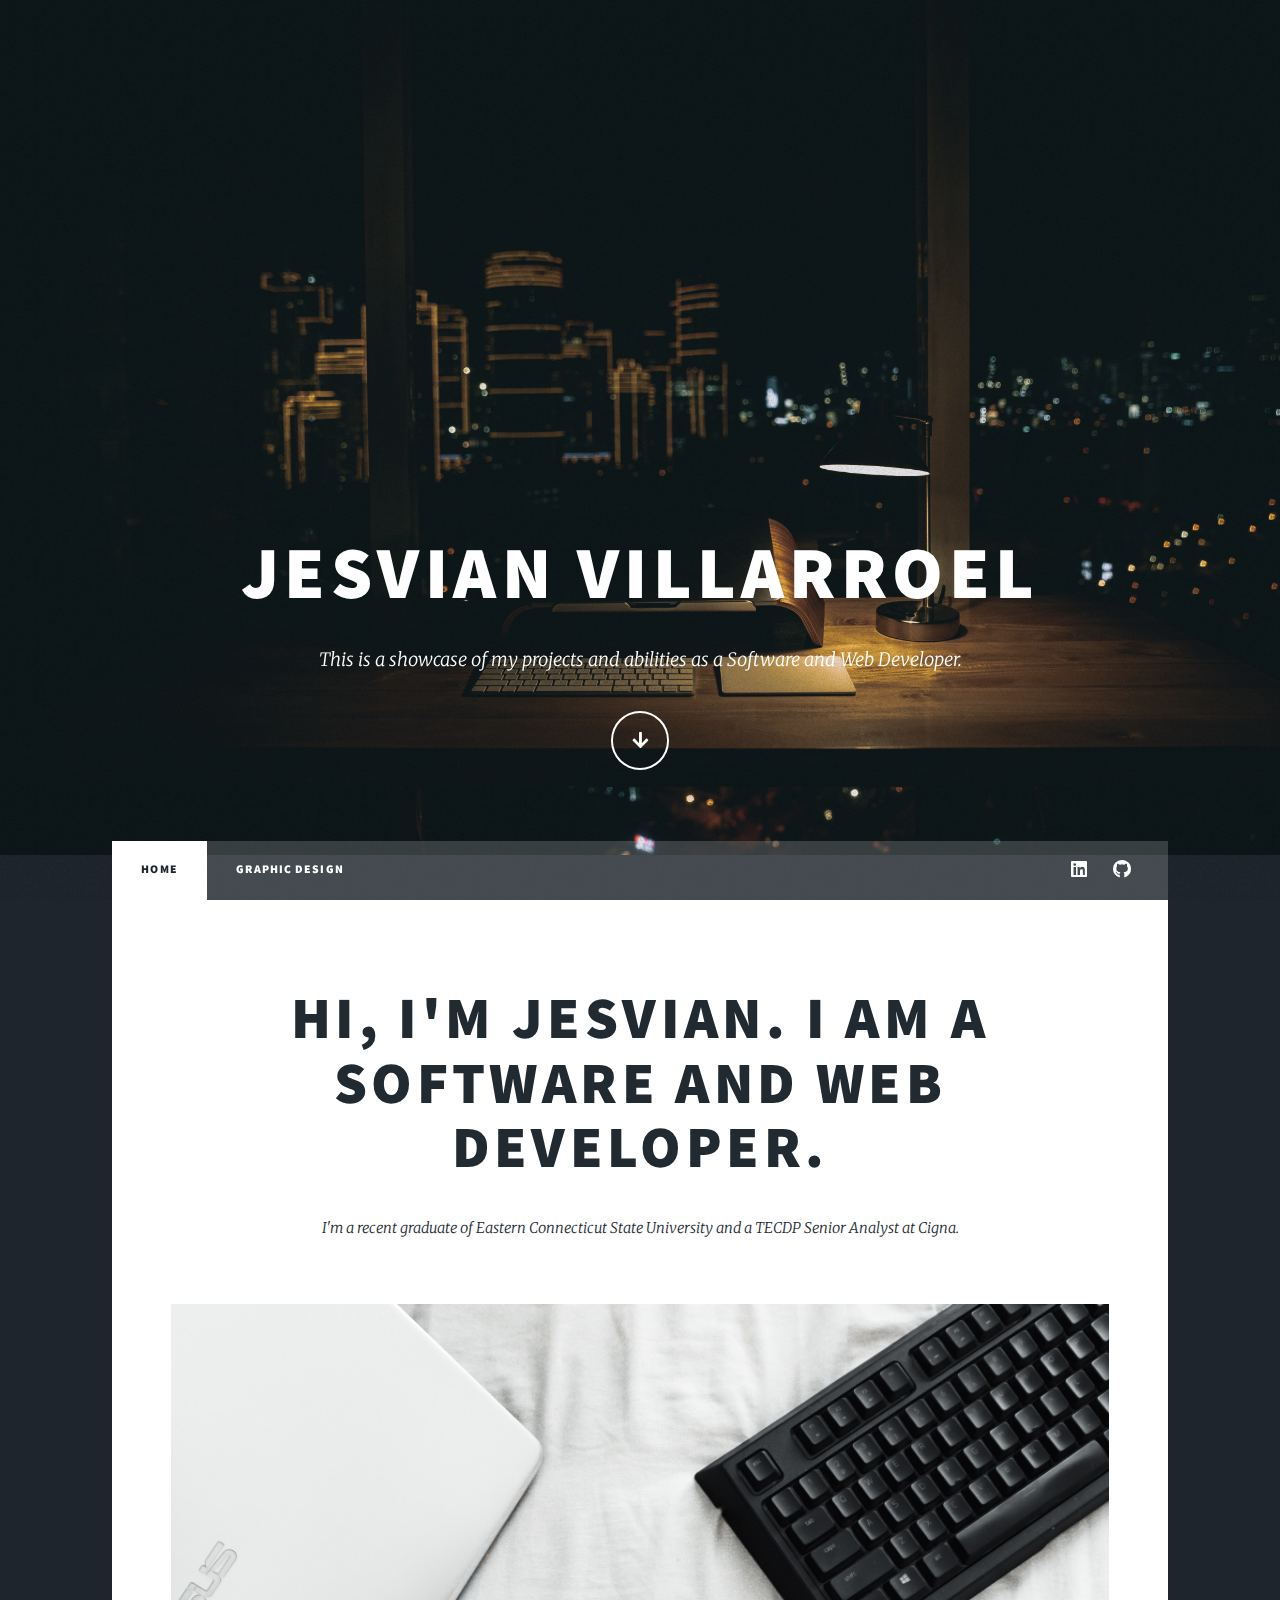
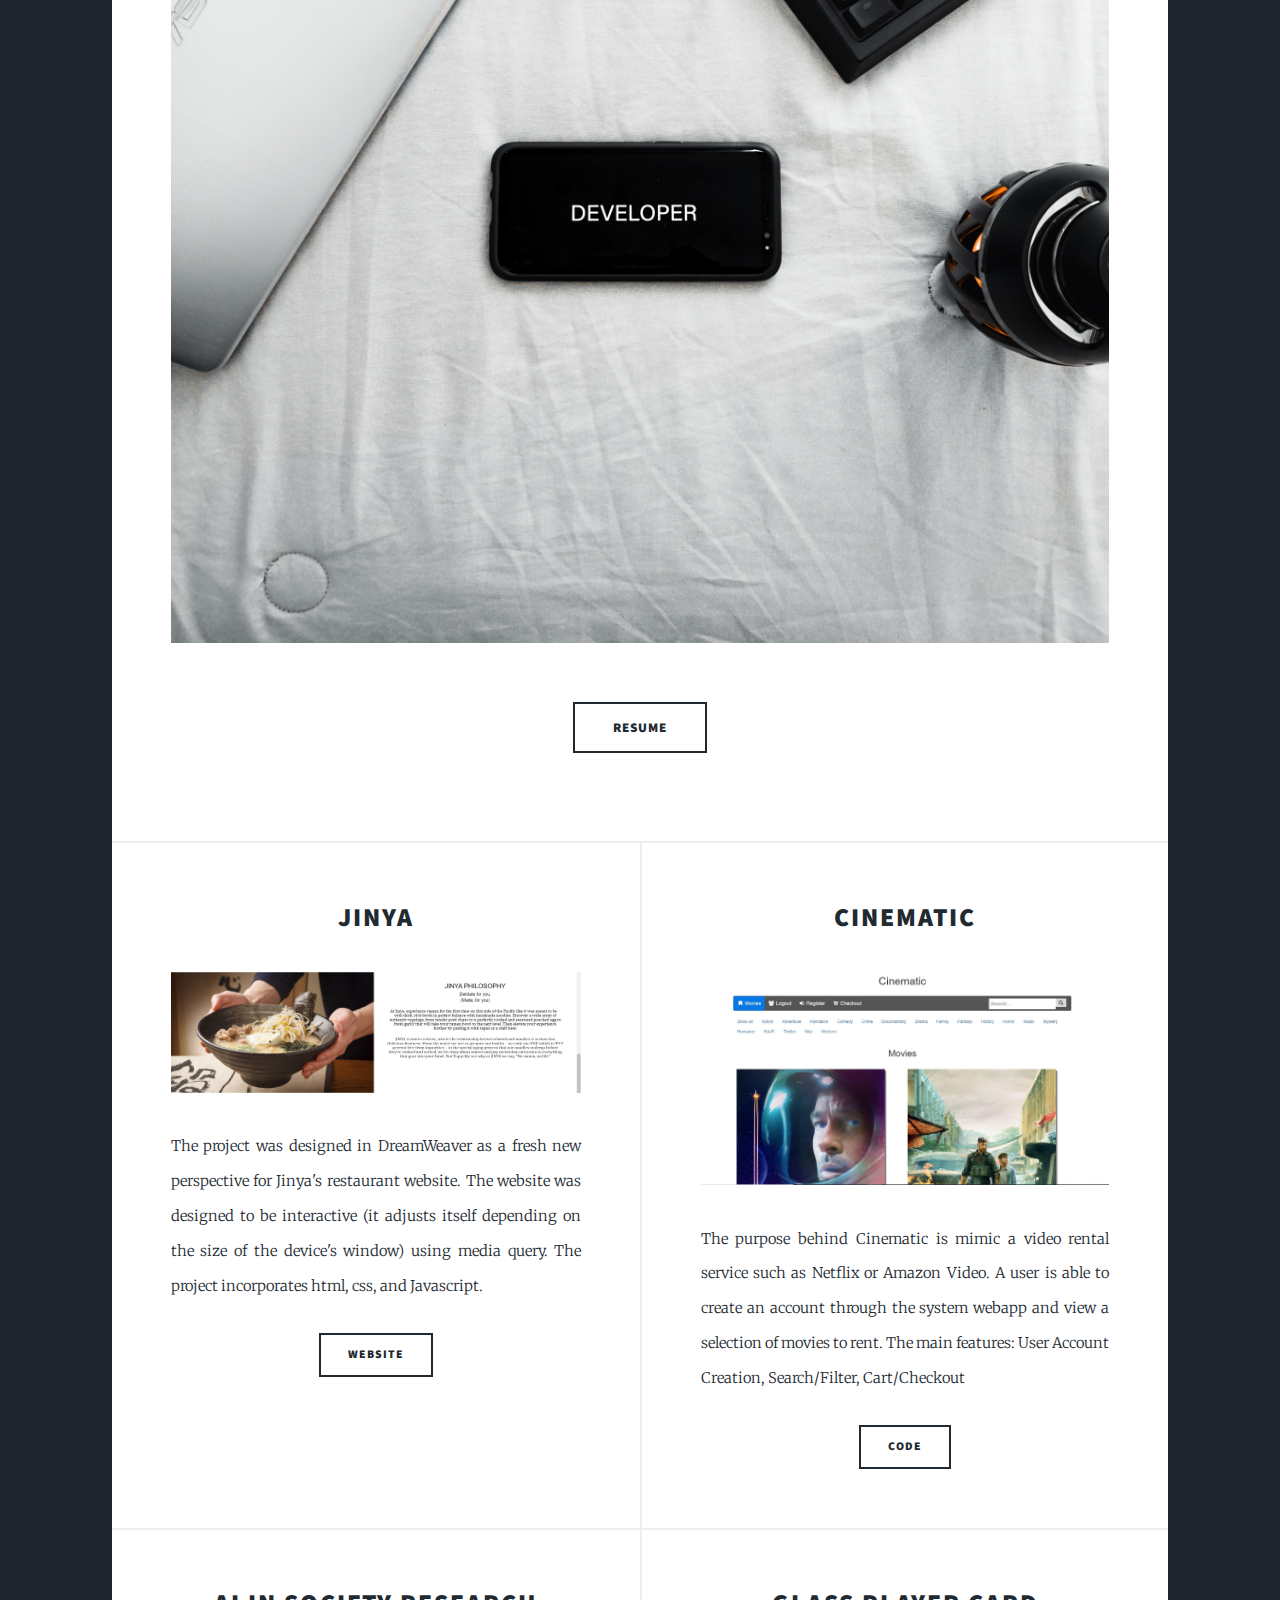
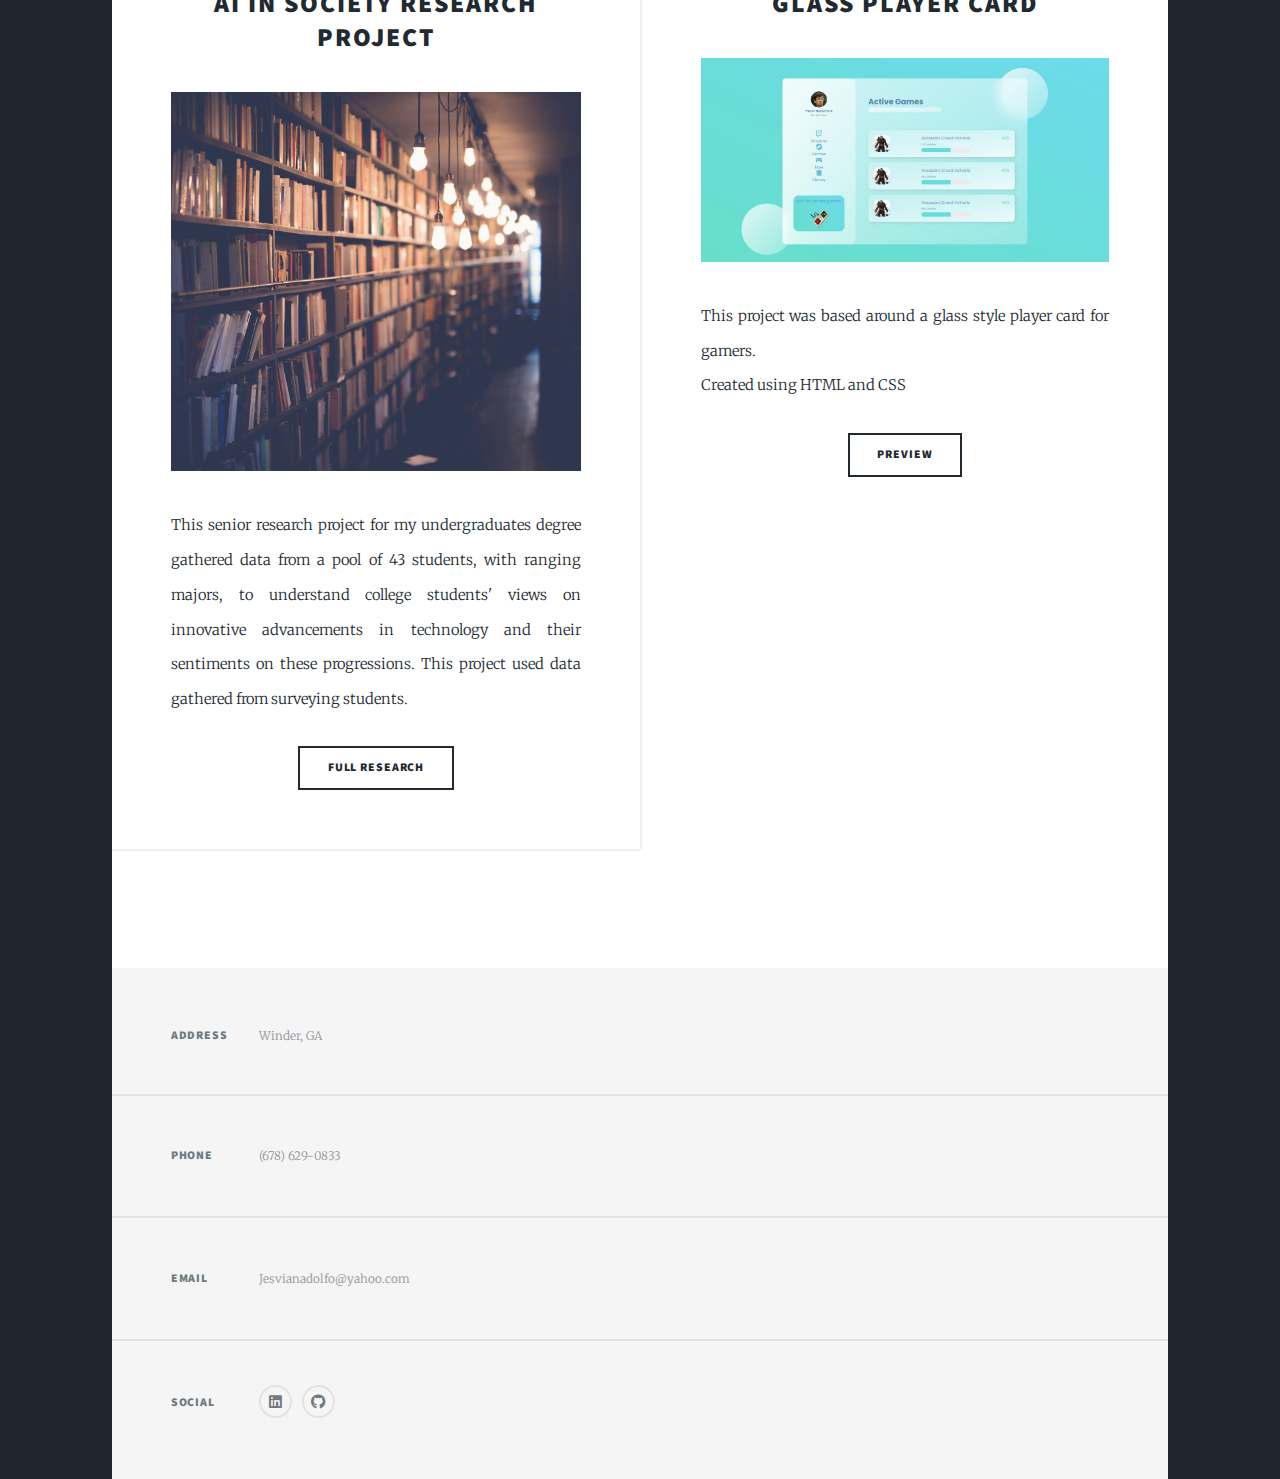
<file: index.html>
<!DOCTYPE HTML>

<html>
	<head>
		<title>My Portfolio Website</title>
		<meta charset="utf-8" />
		<meta name="viewport" content="width=device-width, initial-scale=1, user-scalable=no" />
		<link rel="stylesheet" href="assets/css/main.css" />
		<noscript><link rel="stylesheet" href="assets/css/noscript.css" /></noscript>
	</head>
	<body class="is-preload">

		<!-- Wrapper -->
			<div id="wrapper" class="fade-in">

				<!-- Intro -->
					<div id="intro">
						<h1>Jesvian Villarroel</h1>
						<p>This is a showcase of my projects and abilities as a Software and Web Developer.</p>
						<ul class="actions">
							<li><a href="#header" class="button icon solid solo fa-arrow-down scrolly">Continue</a></li>
						</ul>
					</div>

				
				<!-- Nav -->
					<nav id="nav">
						<ul class="links">
							<li class="active"><a href="index.html">Home</a></li>
							<li><a href="generic.html">Graphic Design</a></li>
						</ul>
						<ul class="icons">
							<li><a href="https://www.linkedin.com/in/jesvian-villarroel-28429617a" class="icon brands fa-linkedin"><span class="label">Linkin</span></a></li>
							<li><a href="https://github.com/jesvian" class="icon brands fa-github"><span class="label">GitHub</span></a></li>
						</ul>
					</nav>

				<!-- Main -->
					<div id="main">

						<!-- Featured Post -->
							<article class="post featured">
								<header class="major">
									<h2>Hi, I'm Jesvian. I am a Software and Web Developer.</h2>
									<p>I'm a recent graduate of Eastern Connecticut State University and a TECDP Senior Analyst at Cigna.	
									</p>
								</header>
								<a class="image main"><img src="images/fernando-hernandez-JdoofvUDUwc-unsplash.jpg" alt="" /></a>
								<ul class="actions special">
									<li><a href="images/JesvianVillarroelResume.pdf" class="button large">Resume</a></li>
								</ul>
							</article>

						<!-- Posts -->
							<section class="posts">
								<article>
									<header>
										<h2><a href="https://edad.online/art412/FP_JesvianV/">Jinya</a></h2> <!--Project 1-->
									</header>
									<a href="#" class="image fit"><img src="images/Ramen_Website_pic.jpg"/></a>
									<p>The project was designed in DreamWeaver
										as a fresh new perspective for Jinya's restaurant website. The website was designed to be
										interactive (it adjusts itself depending on the
										size of the device's window) using media query. The project
										incorporates html, css, and Javascript.
										</p>
									<ul class="actions special">
										<li><a href="http://edad.online/art412/FP_JesvianV/" class="button">Website</a></li>
									</ul>
								</article>
								<article>
									<header>
										<h2><a href="https://github.com/jesvian/Movie-Rental-System">Cinematic</a></h2> <!--Project 2-->
									</header>
									<a class="image fit"><img src="images/Cinematic.jpg" alt="" /></a>
									<p>The purpose behind Cinematic is mimic a video rental service such as Netflix or Amazon Video. A user is able to create an account 
										through the system webapp and view a selection of movies to rent. 
										The main features: User Account Creation, Search/Filter, Cart/Checkout
										</p>
									<ul class="actions special">
										<li><a href="https://github.com/jesvian/Movie-Rental-System" class="button">Code</a></li>
									</ul>
								</article>
								<article>
									<header>
										<h2><a href="https://github.com/jesvian/Senior-Research">AI in Society Research Project</a></h2> <!--Project 3-->
									</header>
									<a class="image fit"><img src="images/janko-ferlic-sfL_QOnmy00-unsplash.jpg" /></a>
									<p>This senior research project for my undergraduates degree gathered data from a pool of 43 students,
										with ranging majors, to understand college students' views on innovative advancements in technology and their sentiments on these 
										progressions. This project used data gathered from surveying students.</p>
									<ul class="actions special">
										<li><a href="https://github.com/jesvian/Senior-Research" class="button">Full Research</a></li>
									</ul>
								</article>
								
								<article>
									<header>
										<h2><a href="images/Glass_Website_Pic.jpg">Glass Player Card</a></h2> <!--Project 1-->
									</header>
									<a href="#" class="image fit"><img src="images/Glass_Website_Pic.jpg"/></a>
									<p>This project was based around a glass style player card for gamers. 
									<br>Created using HTML and CSS 
									</p>
									<ul class="actions special">
										<li><a href="images/Glass_Website_Pic.jpg" class="button">Preview</a></li>
									</ul>
								</article>
								<article>

						<!-- Footer -->
							<footer>
							</footer>
					</div>
					
				<!-- Footer -->
					<footer id="footer">
						<section class="split contact">
							<section class="alt">
								<h3>Address</h3>
								<p>Winder, GA</p>
							</section>
							<section>
								<h3>Phone</h3>
								<p>(678) 629-0833</p>
							</section>
							<section>
								<h3>Email</h3>
								<p>Jesvianadolfo@yahoo.com</p>
							</section>
							<section>
								<h3>Social</h3>
								<ul class="icons alt">
									<li><a href="https://www.linkedin.com/in/jesvian-villarroel-28429617a" class="icon brands fa-linkedin"><span class="label">Linkin</span></a></li>
									<li><a href="https://github.com/jesvian" class="icon brands alt fa-github"><span class="label">GitHub</span></a></li>
								</ul>
							</section>
						</section>
					</footer>
			</div>

		<!-- Scripts -->
			<script src="assets/js/jquery.min.js"></script>
			<script src="assets/js/jquery.scrollex.min.js"></script>
			<script src="assets/js/jquery.scrolly.min.js"></script>
			<script src="assets/js/browser.min.js"></script>
			<script src="assets/js/breakpoints.min.js"></script>
			<script src="assets/js/util.js"></script>
			<script src="assets/js/main.js"></script>

	</body>
</html>
</file>
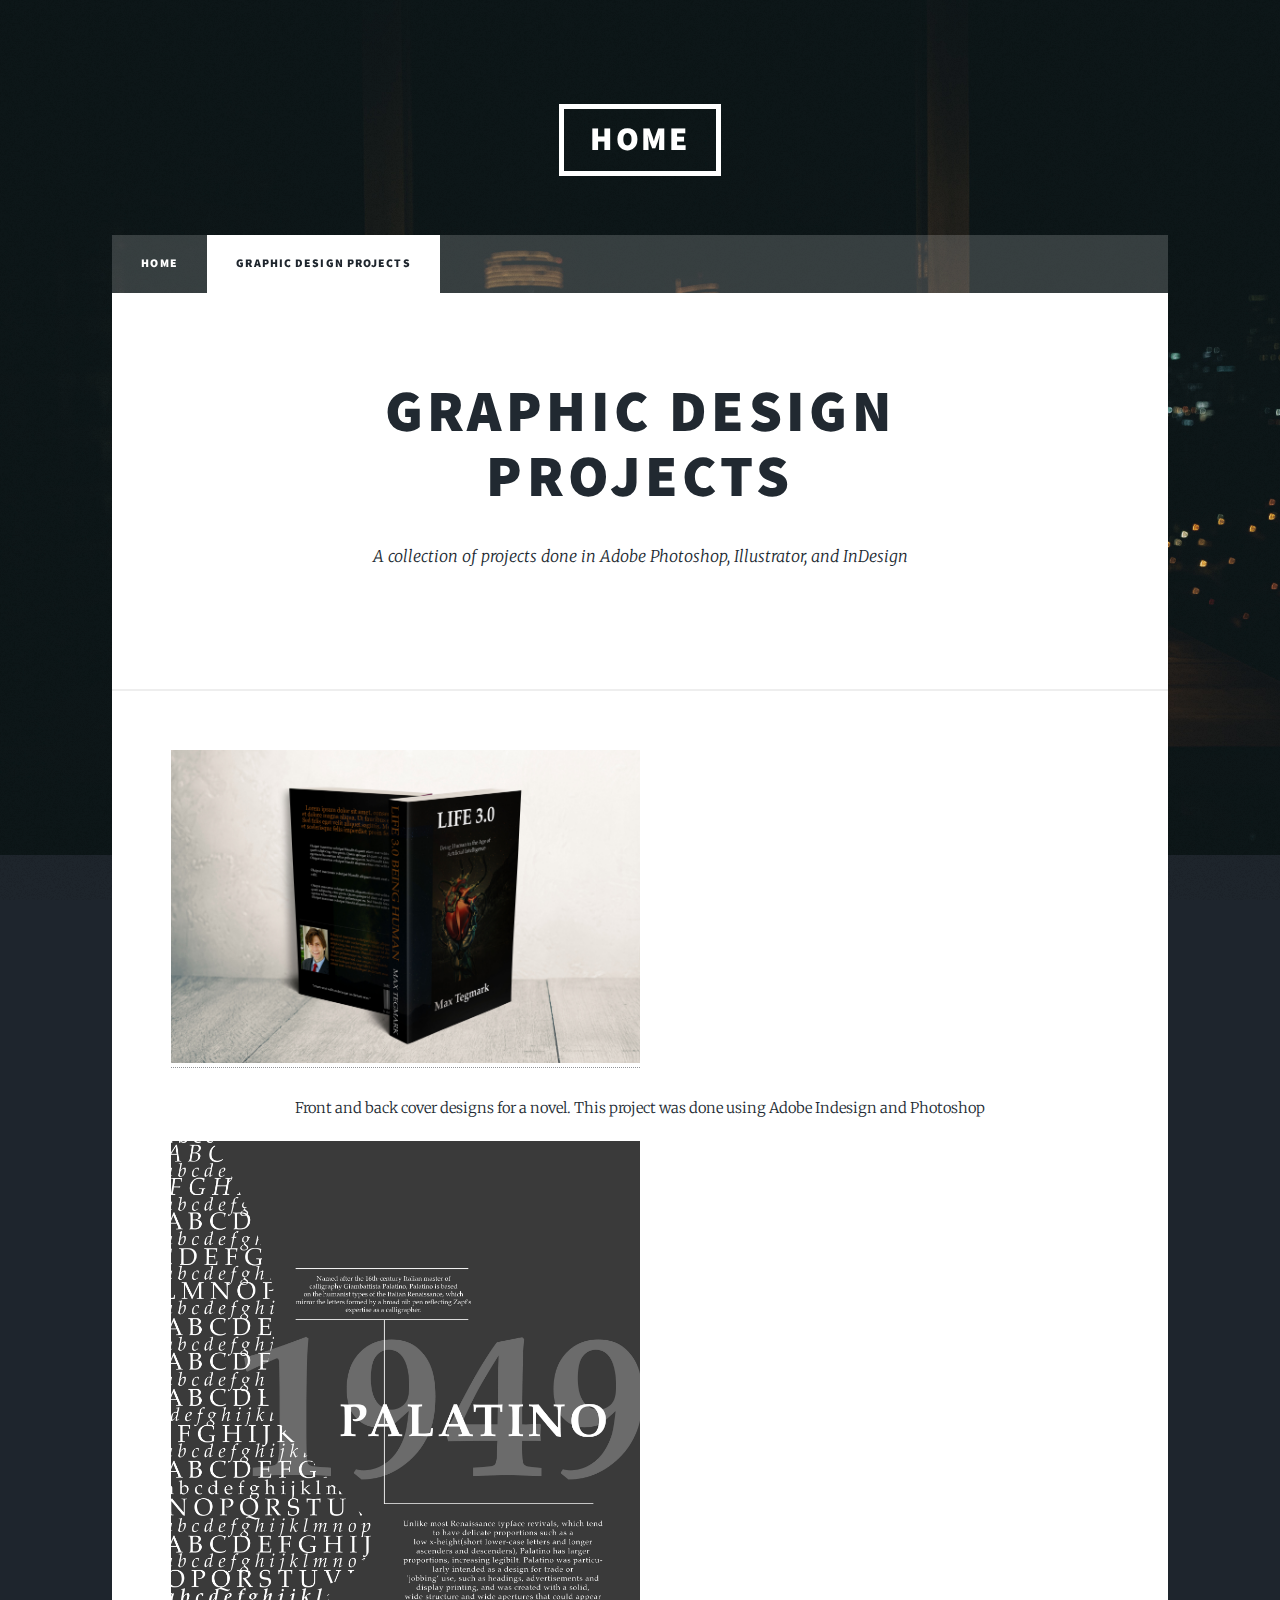
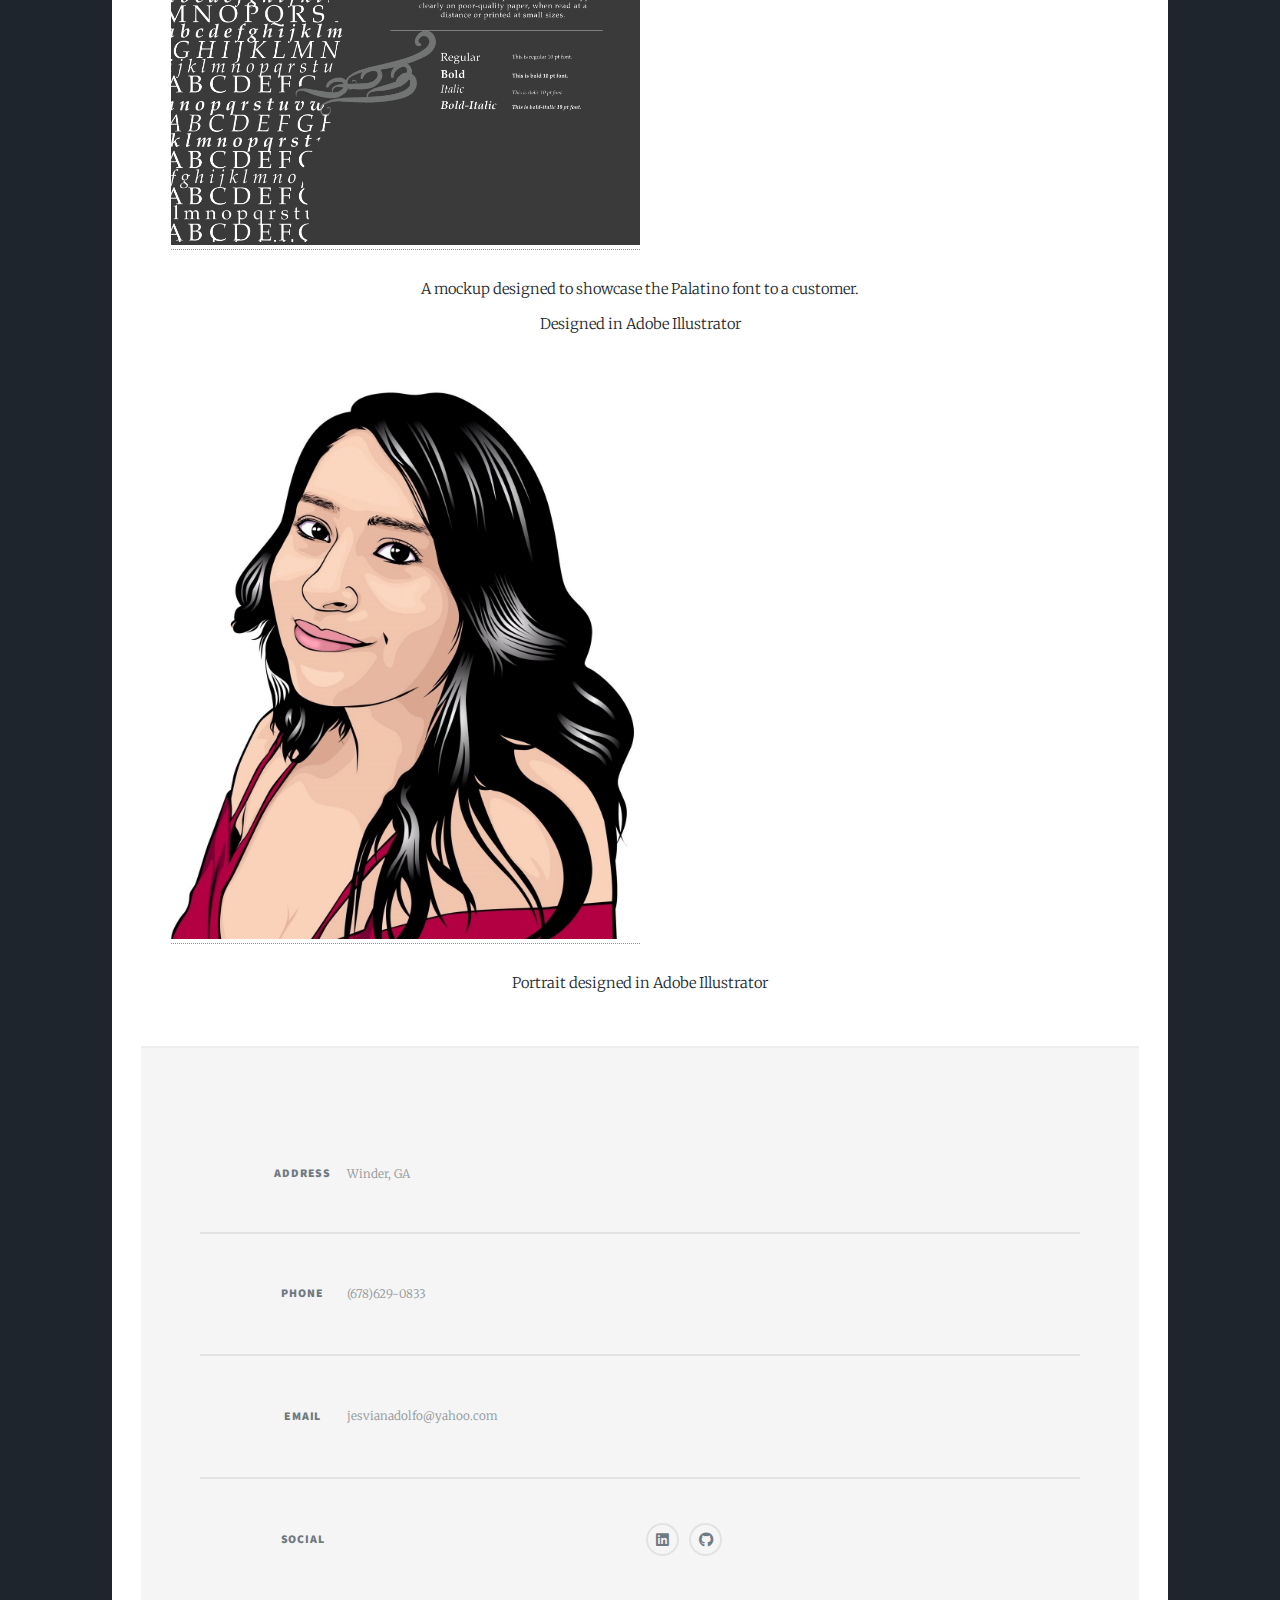
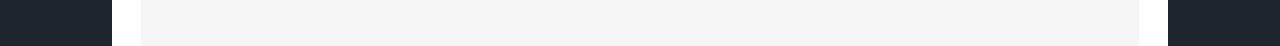
<file: generic.html>
<!DOCTYPE HTML>
<html>
	<head>
		<title>Graphics Design</title>
		<meta charset="utf-8" />
		<meta name="viewport" content="width=device-width, initial-scale=1, user-scalable=no" />
		<link rel="stylesheet" href="assets/css/main.css" />
		<link rel="stylesheet" href="assets/css/gallery.css" />

		<noscript><link rel="stylesheet" href="assets/css/noscript.css" /></noscript>
	</head>
	<body class="is-preload">

		<!-- Wrapper -->
			<div id="wrapper">

				<!--This is not full page, this is for when it is small-->
				<!-- Header -->
					<header id="header">
						<a href="index.html" class="logo">Home</a>
					</header>

				<!-- Nav -->
					<nav id="nav">
						<ul class="links">
							<li><a href="index.html">Home</a></li>
							<li class="active"><a href="generic.html">Graphic Design Projects</a></li>
						</ul>
					</nav>

			<!--This is main page-->
				<!-- Main -->
					<div id="main">

						<!-- Post -->
							<section class="post">
								<header class="major">
									<h1>Graphic Design<br />
									Projects</h1>
									<p>A collection of projects done in Adobe Photoshop, Illustrator, and InDesign</p>
								</header>
							</section>

						<!--Gallery of projects-->
						<!-- MAIN (Center website) -->
					<div class="main">

						<div class="row">
							<div class="column">
								<div class="content">
								<a target="_blank" href="images/mockup_JesvianV.jpg">
								<img src="images/mockup_JesvianV.jpg" alt="Book mockup" style="width:50%">
								</a>
							<div class="desc">Front and back cover designs for a novel. This project was done using Adobe Indesign and Photoshop</div>
							</div>
							</div>
							

						<!--Typography Poster-->
						<div class="column">
    						<div class="content">
								<a target="_blank" href="images/Project2_JesvianVillarroel_Final.pdf">
								<img src="images/Project2_JesvianVillarroel_Final-page-001 (1).jpg" alt="Typography Poster" style="width:50%">
								</a>
								<div class="desc">A mockup designed to showcase the Palatino font to a customer. <br> Designed in Adobe Illustrator</div>
							</div>
						</div>
						<!--Mari Drawing-->
						<div class="column">
   							 <div class="content">
								<a target="_blank" href="images/Maricruz.jpg">
								<img src="images/Maricruz.jpg" alt="Mari Portrait" style="width:50%">
								</a>
								<div class="desc">Portrait designed in Adobe Illustrator</div>
							</div>

							
						</div> <!--End Mari Drawing-->
					</div>
					</div> <!--End container for gallery-->
					

				<!-- Footer -->
					<footer id="footer">
						<section class="split contact">
							<section class="alt">
								<h3>Address</h3>
								<p>Winder, GA</p>
							</section>
							<section>
								<h3>Phone</h3>
								<p>(678)629-0833</p>
							</section>
							<section>
								<h3>Email</h3>
								<p>jesvianadolfo@yahoo.com</p>
							</section>
							<section>
								<h3>Social</h3>
								<ul class="icons alt">
									<li><a href="https://www.linkedin.com/in/jesvian-villarroel-28429617a" class="icon brands fa-linkedin"><span class="label">Linkin</span></a></li>
									<li><a href="https://github.com/jesvian" class="icon brands fa-github"><span class="label">GitHub</span></a></li>
								</ul>
							</section>
						</section>
					</footer>

		<!-- Scripts -->
			<script src="assets/js/jquery.min.js"></script>
			<script src="assets/js/jquery.scrollex.min.js"></script>
			<script src="assets/js/jquery.scrolly.min.js"></script>
			<script src="assets/js/browser.min.js"></script>
			<script src="assets/js/breakpoints.min.js"></script>
			<script src="assets/js/util.js"></script>
			<script src="assets/js/main.js"></script>

	</body>
</html>
</file>
<file: assets/css/gallery.css>
div.gallery {
    border: 1px solid #ccc;
  }
  
  div.gallery:hover {
    border: 1px solid #777;
  }
  
  div.gallery img {
    width: 100%;
    height: auto;
  }
  
  div.desc {
    padding: 15px;
    text-align: center;
  }
  
  * {
    box-sizing: border-box;
  }
  
  .responsive {
    padding: 0 6px;
    float: left;
    width: 24.99999%;
  }
  
  @media only screen and (max-width: 700px) {
    .responsive {
      width: 49.99999%;
      margin: 6px 0;
    }
  }
  
  @media only screen and (max-width: 500px) {
    .responsive {
      width: 100%;
    }
  }
  
  .clearfix:after {
    content: "";
    display: table;
    clear: both;
  }
</file>
<file: assets/css/main.css>
@import url(fontawesome-all.min.css);
@import url("https://fonts.googleapis.com/css?family=Merriweather:300,700,300italic,700italic|Source+Sans+Pro:900");



html, body, div, span, applet, object,
iframe, h1, h2, h3, h4, h5, h6, p, blockquote,
pre, a, abbr, acronym, address, big, cite,
code, del, dfn, em, img, ins, kbd, q, s, samp,
small, strike, strong, sub, sup, tt, var, b,
u, i, center, dl, dt, dd, ol, ul, li, fieldset,
form, label, legend, table, caption, tbody,
tfoot, thead, tr, th, td, article, aside,
canvas, details, embed, figure, figcaption,
footer, header, hgroup, menu, nav, output, ruby,
section, summary, time, mark, audio, video {
	margin: 0;
	padding: 0;
	border: 0;
	font-size: 100%;
	font: inherit;
	vertical-align: baseline;}

article, aside, details, figcaption, figure,
footer, header, hgroup, menu, nav, section {
	display: block;}

body {
	line-height: 1;
}

ol, ul {
	list-style: none;
}

blockquote, q {
	quotes: none;
}

	blockquote:before, blockquote:after, q:before, q:after {
		content: '';
		content: none;
	}

table {
	border-collapse: collapse;
	border-spacing: 0;
}

body {
	-webkit-text-size-adjust: none;
}

mark {
	background-color: transparent;
	color: inherit;
}

input::-moz-focus-inner {
	border: 0;
	padding: 0;
}

input, select, textarea {
	-moz-appearance: none;
	-webkit-appearance: none;
	-ms-appearance: none;
	appearance: none;
}

/* Basic */

	@-ms-viewport {
		width: device-width;
	}

	body {
		-ms-overflow-style: scrollbar;
	}

	@media screen and (max-width: 480px) {

		html, body {
			min-width: 320px;
		}

	}

	html {
		box-sizing: border-box;
	}

	*, *:before, *:after {
		box-sizing: inherit;
	}

	body {
		background-color: #1e252d;
	}

		body.is-preload *, body.is-preload *:before, body.is-preload *:after {
			-moz-animation: none !important;
			-webkit-animation: none !important;
			-ms-animation: none !important;
			animation: none !important;
			-moz-transition: none !important;
			-webkit-transition: none !important;
			-ms-transition: none !important;
			transition: none !important;
		}

/* Type */

	html {
		font-size: 16pt;
	}

		@media screen and (max-width: 1680px) {

			html {
				font-size: 12pt;
			}

		}

		@media screen and (max-width: 1280px) {

			html {
				font-size: 11pt;
			}

		}

		@media screen and (max-width: 360px) {

			html {
				font-size: 10pt;
			}

		}

	body {
		color: #212931;
	}

	body, input, select, textarea {
		font-family: "Merriweather", Georgia, serif;
		font-weight: 300;
		font-size: 1rem;
		line-height: 2.375;
	}

	a {
		-moz-transition: color 0.2s ease-in-out, background-color 0.2s ease-in-out, border-color 0.2s ease-in-out, box-shadow 0.2s ease-in-out;
		-webkit-transition: color 0.2s ease-in-out, background-color 0.2s ease-in-out, border-color 0.2s ease-in-out, box-shadow 0.2s ease-in-out;
		-ms-transition: color 0.2s ease-in-out, background-color 0.2s ease-in-out, border-color 0.2s ease-in-out, box-shadow 0.2s ease-in-out;
		transition: color 0.2s ease-in-out, background-color 0.2s ease-in-out, border-color 0.2s ease-in-out, box-shadow 0.2s ease-in-out;
		border-bottom: dotted 1px;
		text-decoration: none;
	}

		a:hover {
			border-bottom-color: transparent;
		}

	strong, b {
		font-weight: 600;
	}

	em, i {
		font-style: italic;
	}

	p {
		text-align: justify;
		margin: 0 0 2rem 0;
	}

	h1, h2, h3, h4, h5, h6 {
		font-family: "Source Sans Pro", Helvetica, sans-serif;
		font-weight: 900;
		line-height: 1.5;
		letter-spacing: 0.075em;
		text-transform: uppercase;
		margin: 0 0 1rem 0;
	}

		h1 a, h2 a, h3 a, h4 a, h5 a, h6 a {
			border-bottom: 0;
			color: inherit;
			text-decoration: none;
		}

	h1 {
		font-size: 4rem;
		line-height: 1.1;
		margin: 0 0 2rem 0;
	}

	h2 {
		font-size: 1.75rem;
		line-height: 1.3;
		margin: 0 0 1.5rem 0;
	}

	h3 {
		font-size: 1.25rem;
		margin: 0 0 1.5rem 0;
	}

	h4 {
		font-size: 1rem;
	}

	h5 {
		font-size: 0.9rem;
	}

	h6 {
		font-size: 0.8rem;
	}

	sub {
		font-size: 0.8rem;
		position: relative;
		top: 0.5rem;
	}

	sup {
		font-size: 0.8rem;
		position: relative;
		top: -0.5rem;
	}

	blockquote {
		border-left: solid 4px;
		font-style: italic;
		margin: 0 0 2rem 0;
		padding: 0.5rem 0 0.5rem 2rem;
	}

	code {
		border: solid 2px;
		font-family: "Courier New", monospace;
		font-size: 0.9rem;
		margin: 0 0.25rem;
		padding: 0.25rem 0.65rem;
	}

	pre {
		-webkit-overflow-scrolling: touch;
		font-family: "Courier New", monospace;
		font-size: 0.9rem;
		margin: 0 0 2rem 0;
	}

		pre code {
			display: block;
			line-height: 1.75;
			padding: 1rem 1.5rem;
			overflow-x: auto;
		}

	hr {
		border: 0;
		border-bottom: solid 2px;
		margin: 3rem 0;
	}

		hr.major {
			margin: 5rem 0;
		}

	.align-left {
		text-align: left;
	}

	.align-center {
		text-align: center;
	}

	.align-right {
		text-align: right;
	}

	input, select, textarea {
		color: #212931;
	}

	a {
		color: #212931;
		border-bottom-color: rgba(33, 41, 49, 0.5);
	}

		a:hover {
			border-bottom-color: transparent;
			color: #18bfef !important;
		}

	strong, b {
		color: #212931;
	}

	h1, h2, h3, h4, h5, h6 {
		color: #212931;
	}

	blockquote {
		border-left-color: #eeeeee;
	}

	code {
		background: rgba(220, 220, 220, 0.25);
		border-color: #eeeeee;
	}

	hr {
		border-bottom-color: #eeeeee;
	}

/* Row */

	.row {
		display: flex;
		flex-wrap: wrap;
		box-sizing: border-box;
		align-items: stretch;
	}

		.row > * {
			box-sizing: border-box;
		}

		.row.gtr-uniform > * > :last-child {
			margin-bottom: 0;
		}

		.row.aln-left {
			justify-content: flex-start;
		}

		.row.aln-center {
			justify-content: center;
		}

		.row.aln-right {
			justify-content: flex-end;
		}

		.row.aln-top {
			align-items: flex-start;
		}

		.row.aln-middle {
			align-items: center;
		}

		.row.aln-bottom {
			align-items: flex-end;
		}

		.row > .imp {
			order: -1;
		}

		.row > .col-1 {
			width: 8.33333%;
		}

		.row > .off-1 {
			margin-left: 8.33333%;
		}

		.row > .col-2 {
			width: 16.66667%;
		}

		.row > .off-2 {
			margin-left: 16.66667%;
		}

		.row > .col-3 {
			width: 25%;
		}

		.row > .off-3 {
			margin-left: 25%;
		}

		.row > .col-4 {
			width: 33.33333%;
		}

		.row > .off-4 {
			margin-left: 33.33333%;
		}

		.row > .col-5 {
			width: 41.66667%;
		}

		.row > .off-5 {
			margin-left: 41.66667%;
		}

		.row > .col-6 {
			width: 50%;
		}

		.row > .off-6 {
			margin-left: 50%;
		}

		.row > .col-7 {
			width: 58.33333%;
		}

		.row > .off-7 {
			margin-left: 58.33333%;
		}

		.row > .col-8 {
			width: 66.66667%;
		}

		.row > .off-8 {
			margin-left: 66.66667%;
		}

		.row > .col-9 {
			width: 75%;
		}

		.row > .off-9 {
			margin-left: 75%;
		}

		.row > .col-10 {
			width: 83.33333%;
		}

		.row > .off-10 {
			margin-left: 83.33333%;
		}

		.row > .col-11 {
			width: 91.66667%;
		}

		.row > .off-11 {
			margin-left: 91.66667%;
		}

		.row > .col-12 {
			width: 100%;
		}

		.row > .off-12 {
			margin-left: 100%;
		}

		.row.gtr-0 {
			margin-top: 0;
			margin-left: 0rem;
		}

			.row.gtr-0 > * {
				padding: 0 0 0 0rem;
			}

			.row.gtr-0.gtr-uniform {
				margin-top: 0rem;
			}

				.row.gtr-0.gtr-uniform > * {
					padding-top: 0rem;
				}

		.row.gtr-25 {
			margin-top: 0;
			margin-left: -0.375rem;
		}

			.row.gtr-25 > * {
				padding: 0 0 0 0.375rem;
			}

			.row.gtr-25.gtr-uniform {
				margin-top: -0.375rem;
			}

				.row.gtr-25.gtr-uniform > * {
					padding-top: 0.375rem;
				}

		.row.gtr-50 {
			margin-top: 0;
			margin-left: -0.75rem;
		}

			.row.gtr-50 > * {
				padding: 0 0 0 0.75rem;
			}

			.row.gtr-50.gtr-uniform {
				margin-top: -0.75rem;
			}

				.row.gtr-50.gtr-uniform > * {
					padding-top: 0.75rem;
				}

		.row {
			margin-top: 0;
			margin-left: -1.5rem;
		}

			.row > * {
				padding: 0 0 0 1.5rem;
			}

			.row.gtr-uniform {
				margin-top: -1.5rem;
			}

				.row.gtr-uniform > * {
					padding-top: 1.5rem;
				}

		.row.gtr-150 {
			margin-top: 0;
			margin-left: -2.25rem;
		}

			.row.gtr-150 > * {
				padding: 0 0 0 2.25rem;
			}

			.row.gtr-150.gtr-uniform {
				margin-top: -2.25rem;
			}

				.row.gtr-150.gtr-uniform > * {
					padding-top: 2.25rem;
				}

		.row.gtr-200 {
			margin-top: 0;
			margin-left: -3rem;
		}

			.row.gtr-200 > * {
				padding: 0 0 0 3rem;
			}

			.row.gtr-200.gtr-uniform {
				margin-top: -3rem;
			}

				.row.gtr-200.gtr-uniform > * {
					padding-top: 3rem;
				}

		@media screen and (max-width: 1680px) {

			.row {
				display: flex;
				flex-wrap: wrap;
				box-sizing: border-box;
				align-items: stretch;
			}

				.row > * {
					box-sizing: border-box;
				}

				.row.gtr-uniform > * > :last-child {
					margin-bottom: 0;
				}

				.row.aln-left {
					justify-content: flex-start;
				}

				.row.aln-center {
					justify-content: center;
				}

				.row.aln-right {
					justify-content: flex-end;
				}

				.row.aln-top {
					align-items: flex-start;
				}

				.row.aln-middle {
					align-items: center;
				}

				.row.aln-bottom {
					align-items: flex-end;
				}

				.row > .imp-xlarge {
					order: -1;
				}

				.row > .col-1-xlarge {
					width: 8.33333%;
				}

				.row > .off-1-xlarge {
					margin-left: 8.33333%;
				}

				.row > .col-2-xlarge {
					width: 16.66667%;
				}

				.row > .off-2-xlarge {
					margin-left: 16.66667%;
				}

				.row > .col-3-xlarge {
					width: 25%;
				}

				.row > .off-3-xlarge {
					margin-left: 25%;
				}

				.row > .col-4-xlarge {
					width: 33.33333%;
				}

				.row > .off-4-xlarge {
					margin-left: 33.33333%;
				}

				.row > .col-5-xlarge {
					width: 41.66667%;
				}

				.row > .off-5-xlarge {
					margin-left: 41.66667%;
				}

				.row > .col-6-xlarge {
					width: 50%;
				}

				.row > .off-6-xlarge {
					margin-left: 50%;
				}

				.row > .col-7-xlarge {
					width: 58.33333%;
				}

				.row > .off-7-xlarge {
					margin-left: 58.33333%;
				}

				.row > .col-8-xlarge {
					width: 66.66667%;
				}

				.row > .off-8-xlarge {
					margin-left: 66.66667%;
				}

				.row > .col-9-xlarge {
					width: 75%;
				}

				.row > .off-9-xlarge {
					margin-left: 75%;
				}

				.row > .col-10-xlarge {
					width: 83.33333%;
				}

				.row > .off-10-xlarge {
					margin-left: 83.33333%;
				}

				.row > .col-11-xlarge {
					width: 91.66667%;
				}

				.row > .off-11-xlarge {
					margin-left: 91.66667%;
				}

				.row > .col-12-xlarge {
					width: 100%;
				}

				.row > .off-12-xlarge {
					margin-left: 100%;
				}

				.row.gtr-0 {
					margin-top: 0;
					margin-left: 0rem;
				}

					.row.gtr-0 > * {
						padding: 0 0 0 0rem;
					}

					.row.gtr-0.gtr-uniform {
						margin-top: 0rem;
					}

						.row.gtr-0.gtr-uniform > * {
							padding-top: 0rem;
						}

				.row.gtr-25 {
					margin-top: 0;
					margin-left: -0.375rem;
				}

					.row.gtr-25 > * {
						padding: 0 0 0 0.375rem;
					}

					.row.gtr-25.gtr-uniform {
						margin-top: -0.375rem;
					}

						.row.gtr-25.gtr-uniform > * {
							padding-top: 0.375rem;
						}

				.row.gtr-50 {
					margin-top: 0;
					margin-left: -0.75rem;
				}

					.row.gtr-50 > * {
						padding: 0 0 0 0.75rem;
					}

					.row.gtr-50.gtr-uniform {
						margin-top: -0.75rem;
					}

						.row.gtr-50.gtr-uniform > * {
							padding-top: 0.75rem;
						}

				.row {
					margin-top: 0;
					margin-left: -1.5rem;
				}

					.row > * {
						padding: 0 0 0 1.5rem;
					}

					.row.gtr-uniform {
						margin-top: -1.5rem;
					}

						.row.gtr-uniform > * {
							padding-top: 1.5rem;
						}

				.row.gtr-150 {
					margin-top: 0;
					margin-left: -2.25rem;
				}

					.row.gtr-150 > * {
						padding: 0 0 0 2.25rem;
					}

					.row.gtr-150.gtr-uniform {
						margin-top: -2.25rem;
					}

						.row.gtr-150.gtr-uniform > * {
							padding-top: 2.25rem;
						}

				.row.gtr-200 {
					margin-top: 0;
					margin-left: -3rem;
				}

					.row.gtr-200 > * {
						padding: 0 0 0 3rem;
					}

					.row.gtr-200.gtr-uniform {
						margin-top: -3rem;
					}

						.row.gtr-200.gtr-uniform > * {
							padding-top: 3rem;
						}

		}

		@media screen and (max-width: 1280px) {

			.row {
				display: flex;
				flex-wrap: wrap;
				box-sizing: border-box;
				align-items: stretch;
			}

				.row > * {
					box-sizing: border-box;
				}

				.row.gtr-uniform > * > :last-child {
					margin-bottom: 0;
				}

				.row.aln-left {
					justify-content: flex-start;
				}

				.row.aln-center {
					justify-content: center;
				}

				.row.aln-right {
					justify-content: flex-end;
				}

				.row.aln-top {
					align-items: flex-start;
				}

				.row.aln-middle {
					align-items: center;
				}

				.row.aln-bottom {
					align-items: flex-end;
				}

				.row > .imp-large {
					order: -1;
				}

				.row > .col-1-large {
					width: 8.33333%;
				}

				.row > .off-1-large {
					margin-left: 8.33333%;
				}

				.row > .col-2-large {
					width: 16.66667%;
				}

				.row > .off-2-large {
					margin-left: 16.66667%;
				}

				.row > .col-3-large {
					width: 25%;
				}

				.row > .off-3-large {
					margin-left: 25%;
				}

				.row > .col-4-large {
					width: 33.33333%;
				}

				.row > .off-4-large {
					margin-left: 33.33333%;
				}

				.row > .col-5-large {
					width: 41.66667%;
				}

				.row > .off-5-large {
					margin-left: 41.66667%;
				}

				.row > .col-6-large {
					width: 50%;
				}

				.row > .off-6-large {
					margin-left: 50%;
				}

				.row > .col-7-large {
					width: 58.33333%;
				}

				.row > .off-7-large {
					margin-left: 58.33333%;
				}

				.row > .col-8-large {
					width: 66.66667%;
				}

				.row > .off-8-large {
					margin-left: 66.66667%;
				}

				.row > .col-9-large {
					width: 75%;
				}

				.row > .off-9-large {
					margin-left: 75%;
				}

				.row > .col-10-large {
					width: 83.33333%;
				}

				.row > .off-10-large {
					margin-left: 83.33333%;
				}

				.row > .col-11-large {
					width: 91.66667%;
				}

				.row > .off-11-large {
					margin-left: 91.66667%;
				}

				.row > .col-12-large {
					width: 100%;
				}

				.row > .off-12-large {
					margin-left: 100%;
				}

				.row.gtr-0 {
					margin-top: 0;
					margin-left: 0rem;
				}

					.row.gtr-0 > * {
						padding: 0 0 0 0rem;
					}

					.row.gtr-0.gtr-uniform {
						margin-top: 0rem;
					}

						.row.gtr-0.gtr-uniform > * {
							padding-top: 0rem;
						}

				.row.gtr-25 {
					margin-top: 0;
					margin-left: -0.375rem;
				}

					.row.gtr-25 > * {
						padding: 0 0 0 0.375rem;
					}

					.row.gtr-25.gtr-uniform {
						margin-top: -0.375rem;
					}

						.row.gtr-25.gtr-uniform > * {
							padding-top: 0.375rem;
						}

				.row.gtr-50 {
					margin-top: 0;
					margin-left: -0.75rem;
				}

					.row.gtr-50 > * {
						padding: 0 0 0 0.75rem;
					}

					.row.gtr-50.gtr-uniform {
						margin-top: -0.75rem;
					}

						.row.gtr-50.gtr-uniform > * {
							padding-top: 0.75rem;
						}

				.row {
					margin-top: 0;
					margin-left: -1.5rem;
				}

					.row > * {
						padding: 0 0 0 1.5rem;
					}

					.row.gtr-uniform {
						margin-top: -1.5rem;
					}

						.row.gtr-uniform > * {
							padding-top: 1.5rem;
						}

				.row.gtr-150 {
					margin-top: 0;
					margin-left: -2.25rem;
				}

					.row.gtr-150 > * {
						padding: 0 0 0 2.25rem;
					}

					.row.gtr-150.gtr-uniform {
						margin-top: -2.25rem;
					}

						.row.gtr-150.gtr-uniform > * {
							padding-top: 2.25rem;
						}

				.row.gtr-200 {
					margin-top: 0;
					margin-left: -3rem;
				}

					.row.gtr-200 > * {
						padding: 0 0 0 3rem;
					}

					.row.gtr-200.gtr-uniform {
						margin-top: -3rem;
					}

						.row.gtr-200.gtr-uniform > * {
							padding-top: 3rem;
						}

		}

		@media screen and (max-width: 980px) {

			.row {
				display: flex;
				flex-wrap: wrap;
				box-sizing: border-box;
				align-items: stretch;
			}

				.row > * {
					box-sizing: border-box;
				}

				.row.gtr-uniform > * > :last-child {
					margin-bottom: 0;
				}

				.row.aln-left {
					justify-content: flex-start;
				}

				.row.aln-center {
					justify-content: center;
				}

				.row.aln-right {
					justify-content: flex-end;
				}

				.row.aln-top {
					align-items: flex-start;
				}

				.row.aln-middle {
					align-items: center;
				}

				.row.aln-bottom {
					align-items: flex-end;
				}

				.row > .imp-medium {
					order: -1;
				}

				.row > .col-1-medium {
					width: 8.33333%;
				}

				.row > .off-1-medium {
					margin-left: 8.33333%;
				}

				.row > .col-2-medium {
					width: 16.66667%;
				}

				.row > .off-2-medium {
					margin-left: 16.66667%;
				}

				.row > .col-3-medium {
					width: 25%;
				}

				.row > .off-3-medium {
					margin-left: 25%;
				}

				.row > .col-4-medium {
					width: 33.33333%;
				}

				.row > .off-4-medium {
					margin-left: 33.33333%;
				}

				.row > .col-5-medium {
					width: 41.66667%;
				}

				.row > .off-5-medium {
					margin-left: 41.66667%;
				}

				.row > .col-6-medium {
					width: 50%;
				}

				.row > .off-6-medium {
					margin-left: 50%;
				}

				.row > .col-7-medium {
					width: 58.33333%;
				}

				.row > .off-7-medium {
					margin-left: 58.33333%;
				}

				.row > .col-8-medium {
					width: 66.66667%;
				}

				.row > .off-8-medium {
					margin-left: 66.66667%;
				}

				.row > .col-9-medium {
					width: 75%;
				}

				.row > .off-9-medium {
					margin-left: 75%;
				}

				.row > .col-10-medium {
					width: 83.33333%;
				}

				.row > .off-10-medium {
					margin-left: 83.33333%;
				}

				.row > .col-11-medium {
					width: 91.66667%;
				}

				.row > .off-11-medium {
					margin-left: 91.66667%;
				}

				.row > .col-12-medium {
					width: 100%;
				}

				.row > .off-12-medium {
					margin-left: 100%;
				}

				.row.gtr-0 {
					margin-top: 0;
					margin-left: 0rem;
				}

					.row.gtr-0 > * {
						padding: 0 0 0 0rem;
					}

					.row.gtr-0.gtr-uniform {
						margin-top: 0rem;
					}

						.row.gtr-0.gtr-uniform > * {
							padding-top: 0rem;
						}

				.row.gtr-25 {
					margin-top: 0;
					margin-left: -0.375rem;
				}

					.row.gtr-25 > * {
						padding: 0 0 0 0.375rem;
					}

					.row.gtr-25.gtr-uniform {
						margin-top: -0.375rem;
					}

						.row.gtr-25.gtr-uniform > * {
							padding-top: 0.375rem;
						}

				.row.gtr-50 {
					margin-top: 0;
					margin-left: -0.75rem;
				}

					.row.gtr-50 > * {
						padding: 0 0 0 0.75rem;
					}

					.row.gtr-50.gtr-uniform {
						margin-top: -0.75rem;
					}

						.row.gtr-50.gtr-uniform > * {
							padding-top: 0.75rem;
						}

				.row {
					margin-top: 0;
					margin-left: -1.5rem;
				}

					.row > * {
						padding: 0 0 0 1.5rem;
					}

					.row.gtr-uniform {
						margin-top: -1.5rem;
					}

						.row.gtr-uniform > * {
							padding-top: 1.5rem;
						}

				.row.gtr-150 {
					margin-top: 0;
					margin-left: -2.25rem;
				}

					.row.gtr-150 > * {
						padding: 0 0 0 2.25rem;
					}

					.row.gtr-150.gtr-uniform {
						margin-top: -2.25rem;
					}

						.row.gtr-150.gtr-uniform > * {
							padding-top: 2.25rem;
						}

				.row.gtr-200 {
					margin-top: 0;
					margin-left: -3rem;
				}

					.row.gtr-200 > * {
						padding: 0 0 0 3rem;
					}

					.row.gtr-200.gtr-uniform {
						margin-top: -3rem;
					}

						.row.gtr-200.gtr-uniform > * {
							padding-top: 3rem;
						}

		}

		@media screen and (max-width: 736px) {

			.row {
				display: flex;
				flex-wrap: wrap;
				box-sizing: border-box;
				align-items: stretch;
			}

				.row > * {
					box-sizing: border-box;
				}

				.row.gtr-uniform > * > :last-child {
					margin-bottom: 0;
				}

				.row.aln-left {
					justify-content: flex-start;
				}

				.row.aln-center {
					justify-content: center;
				}

				.row.aln-right {
					justify-content: flex-end;
				}

				.row.aln-top {
					align-items: flex-start;
				}

				.row.aln-middle {
					align-items: center;
				}

				.row.aln-bottom {
					align-items: flex-end;
				}

				.row > .imp-small {
					order: -1;
				}

				.row > .col-1-small {
					width: 8.33333%;
				}

				.row > .off-1-small {
					margin-left: 8.33333%;
				}

				.row > .col-2-small {
					width: 16.66667%;
				}

				.row > .off-2-small {
					margin-left: 16.66667%;
				}

				.row > .col-3-small {
					width: 25%;
				}

				.row > .off-3-small {
					margin-left: 25%;
				}

				.row > .col-4-small {
					width: 33.33333%;
				}

				.row > .off-4-small {
					margin-left: 33.33333%;
				}

				.row > .col-5-small {
					width: 41.66667%;
				}

				.row > .off-5-small {
					margin-left: 41.66667%;
				}

				.row > .col-6-small {
					width: 50%;
				}

				.row > .off-6-small {
					margin-left: 50%;
				}

				.row > .col-7-small {
					width: 58.33333%;
				}

				.row > .off-7-small {
					margin-left: 58.33333%;
				}

				.row > .col-8-small {
					width: 66.66667%;
				}

				.row > .off-8-small {
					margin-left: 66.66667%;
				}

				.row > .col-9-small {
					width: 75%;
				}

				.row > .off-9-small {
					margin-left: 75%;
				}

				.row > .col-10-small {
					width: 83.33333%;
				}

				.row > .off-10-small {
					margin-left: 83.33333%;
				}

				.row > .col-11-small {
					width: 91.66667%;
				}

				.row > .off-11-small {
					margin-left: 91.66667%;
				}

				.row > .col-12-small {
					width: 100%;
				}

				.row > .off-12-small {
					margin-left: 100%;
				}

				.row.gtr-0 {
					margin-top: 0;
					margin-left: 0rem;
				}

					.row.gtr-0 > * {
						padding: 0 0 0 0rem;
					}

					.row.gtr-0.gtr-uniform {
						margin-top: 0rem;
					}

						.row.gtr-0.gtr-uniform > * {
							padding-top: 0rem;
						}

				.row.gtr-25 {
					margin-top: 0;
					margin-left: -0.375rem;
				}

					.row.gtr-25 > * {
						padding: 0 0 0 0.375rem;
					}

					.row.gtr-25.gtr-uniform {
						margin-top: -0.375rem;
					}

						.row.gtr-25.gtr-uniform > * {
							padding-top: 0.375rem;
						}

				.row.gtr-50 {
					margin-top: 0;
					margin-left: -0.75rem;
				}

					.row.gtr-50 > * {
						padding: 0 0 0 0.75rem;
					}

					.row.gtr-50.gtr-uniform {
						margin-top: -0.75rem;
					}

						.row.gtr-50.gtr-uniform > * {
							padding-top: 0.75rem;
						}

				.row {
					margin-top: 0;
					margin-left: -1.5rem;
				}

					.row > * {
						padding: 0 0 0 1.5rem;
					}

					.row.gtr-uniform {
						margin-top: -1.5rem;
					}

						.row.gtr-uniform > * {
							padding-top: 1.5rem;
						}

				.row.gtr-150 {
					margin-top: 0;
					margin-left: -2.25rem;
				}

					.row.gtr-150 > * {
						padding: 0 0 0 2.25rem;
					}

					.row.gtr-150.gtr-uniform {
						margin-top: -2.25rem;
					}

						.row.gtr-150.gtr-uniform > * {
							padding-top: 2.25rem;
						}

				.row.gtr-200 {
					margin-top: 0;
					margin-left: -3rem;
				}

					.row.gtr-200 > * {
						padding: 0 0 0 3rem;
					}

					.row.gtr-200.gtr-uniform {
						margin-top: -3rem;
					}

						.row.gtr-200.gtr-uniform > * {
							padding-top: 3rem;
						}

		}

		@media screen and (max-width: 480px) {

			.row {
				display: flex;
				flex-wrap: wrap;
				box-sizing: border-box;
				align-items: stretch;
			}

				.row > * {
					box-sizing: border-box;
				}

				.row.gtr-uniform > * > :last-child {
					margin-bottom: 0;
				}

				.row.aln-left {
					justify-content: flex-start;
				}

				.row.aln-center {
					justify-content: center;
				}

				.row.aln-right {
					justify-content: flex-end;
				}

				.row.aln-top {
					align-items: flex-start;
				}

				.row.aln-middle {
					align-items: center;
				}

				.row.aln-bottom {
					align-items: flex-end;
				}

				.row > .imp-xsmall {
					order: -1;
				}

				.row > .col-1-xsmall {
					width: 8.33333%;
				}

				.row > .off-1-xsmall {
					margin-left: 8.33333%;
				}

				.row > .col-2-xsmall {
					width: 16.66667%;
				}

				.row > .off-2-xsmall {
					margin-left: 16.66667%;
				}

				.row > .col-3-xsmall {
					width: 25%;
				}

				.row > .off-3-xsmall {
					margin-left: 25%;
				}

				.row > .col-4-xsmall {
					width: 33.33333%;
				}

				.row > .off-4-xsmall {
					margin-left: 33.33333%;
				}

				.row > .col-5-xsmall {
					width: 41.66667%;
				}

				.row > .off-5-xsmall {
					margin-left: 41.66667%;
				}

				.row > .col-6-xsmall {
					width: 50%;
				}

				.row > .off-6-xsmall {
					margin-left: 50%;
				}

				.row > .col-7-xsmall {
					width: 58.33333%;
				}

				.row > .off-7-xsmall {
					margin-left: 58.33333%;
				}

				.row > .col-8-xsmall {
					width: 66.66667%;
				}

				.row > .off-8-xsmall {
					margin-left: 66.66667%;
				}

				.row > .col-9-xsmall {
					width: 75%;
				}

				.row > .off-9-xsmall {
					margin-left: 75%;
				}

				.row > .col-10-xsmall {
					width: 83.33333%;
				}

				.row > .off-10-xsmall {
					margin-left: 83.33333%;
				}

				.row > .col-11-xsmall {
					width: 91.66667%;
				}

				.row > .off-11-xsmall {
					margin-left: 91.66667%;
				}

				.row > .col-12-xsmall {
					width: 100%;
				}

				.row > .off-12-xsmall {
					margin-left: 100%;
				}

				.row.gtr-0 {
					margin-top: 0;
					margin-left: 0rem;
				}

					.row.gtr-0 > * {
						padding: 0 0 0 0rem;
					}

					.row.gtr-0.gtr-uniform {
						margin-top: 0rem;
					}

						.row.gtr-0.gtr-uniform > * {
							padding-top: 0rem;
						}

				.row.gtr-25 {
					margin-top: 0;
					margin-left: -0.375rem;
				}

					.row.gtr-25 > * {
						padding: 0 0 0 0.375rem;
					}

					.row.gtr-25.gtr-uniform {
						margin-top: -0.375rem;
					}

						.row.gtr-25.gtr-uniform > * {
							padding-top: 0.375rem;
						}

				.row.gtr-50 {
					margin-top: 0;
					margin-left: -0.75rem;
				}

					.row.gtr-50 > * {
						padding: 0 0 0 0.75rem;
					}

					.row.gtr-50.gtr-uniform {
						margin-top: -0.75rem;
					}

						.row.gtr-50.gtr-uniform > * {
							padding-top: 0.75rem;
						}

				.row {
					margin-top: 0;
					margin-left: -1.5rem;
				}

					.row > * {
						padding: 0 0 0 1.5rem;
					}

					.row.gtr-uniform {
						margin-top: -1.5rem;
					}

						.row.gtr-uniform > * {
							padding-top: 1.5rem;
						}

				.row.gtr-150 {
					margin-top: 0;
					margin-left: -2.25rem;
				}

					.row.gtr-150 > * {
						padding: 0 0 0 2.25rem;
					}

					.row.gtr-150.gtr-uniform {
						margin-top: -2.25rem;
					}

						.row.gtr-150.gtr-uniform > * {
							padding-top: 2.25rem;
						}

				.row.gtr-200 {
					margin-top: 0;
					margin-left: -3rem;
				}

					.row.gtr-200 > * {
						padding: 0 0 0 3rem;
					}

					.row.gtr-200.gtr-uniform {
						margin-top: -3rem;
					}

						.row.gtr-200.gtr-uniform > * {
							padding-top: 3rem;
						}

		}

		@media screen and (max-width: 360px) {

			.row {
				display: flex;
				flex-wrap: wrap;
				box-sizing: border-box;
				align-items: stretch;
			}

				.row > * {
					box-sizing: border-box;
				}

				.row.gtr-uniform > * > :last-child {
					margin-bottom: 0;
				}

				.row.aln-left {
					justify-content: flex-start;
				}

				.row.aln-center {
					justify-content: center;
				}

				.row.aln-right {
					justify-content: flex-end;
				}

				.row.aln-top {
					align-items: flex-start;
				}

				.row.aln-middle {
					align-items: center;
				}

				.row.aln-bottom {
					align-items: flex-end;
				}

				.row > .imp-xxsmall {
					order: -1;
				}

				.row > .col-1-xxsmall {
					width: 8.33333%;
				}

				.row > .off-1-xxsmall {
					margin-left: 8.33333%;
				}

				.row > .col-2-xxsmall {
					width: 16.66667%;
				}

				.row > .off-2-xxsmall {
					margin-left: 16.66667%;
				}

				.row > .col-3-xxsmall {
					width: 25%;
				}

				.row > .off-3-xxsmall {
					margin-left: 25%;
				}

				.row > .col-4-xxsmall {
					width: 33.33333%;
				}

				.row > .off-4-xxsmall {
					margin-left: 33.33333%;
				}

				.row > .col-5-xxsmall {
					width: 41.66667%;
				}

				.row > .off-5-xxsmall {
					margin-left: 41.66667%;
				}

				.row > .col-6-xxsmall {
					width: 50%;
				}

				.row > .off-6-xxsmall {
					margin-left: 50%;
				}

				.row > .col-7-xxsmall {
					width: 58.33333%;
				}

				.row > .off-7-xxsmall {
					margin-left: 58.33333%;
				}

				.row > .col-8-xxsmall {
					width: 66.66667%;
				}

				.row > .off-8-xxsmall {
					margin-left: 66.66667%;
				}

				.row > .col-9-xxsmall {
					width: 75%;
				}

				.row > .off-9-xxsmall {
					margin-left: 75%;
				}

				.row > .col-10-xxsmall {
					width: 83.33333%;
				}

				.row > .off-10-xxsmall {
					margin-left: 83.33333%;
				}

				.row > .col-11-xxsmall {
					width: 91.66667%;
				}

				.row > .off-11-xxsmall {
					margin-left: 91.66667%;
				}

				.row > .col-12-xxsmall {
					width: 100%;
				}

				.row > .off-12-xxsmall {
					margin-left: 100%;
				}

				.row.gtr-0 {
					margin-top: 0;
					margin-left: 0rem;
				}

					.row.gtr-0 > * {
						padding: 0 0 0 0rem;
					}

					.row.gtr-0.gtr-uniform {
						margin-top: 0rem;
					}

						.row.gtr-0.gtr-uniform > * {
							padding-top: 0rem;
						}

				.row.gtr-25 {
					margin-top: 0;
					margin-left: -0.375rem;
				}

					.row.gtr-25 > * {
						padding: 0 0 0 0.375rem;
					}

					.row.gtr-25.gtr-uniform {
						margin-top: -0.375rem;
					}

						.row.gtr-25.gtr-uniform > * {
							padding-top: 0.375rem;
						}

				.row.gtr-50 {
					margin-top: 0;
					margin-left: -0.75rem;
				}

					.row.gtr-50 > * {
						padding: 0 0 0 0.75rem;
					}

					.row.gtr-50.gtr-uniform {
						margin-top: -0.75rem;
					}

						.row.gtr-50.gtr-uniform > * {
							padding-top: 0.75rem;
						}

				.row {
					margin-top: 0;
					margin-left: -1.5rem;
				}

					.row > * {
						padding: 0 0 0 1.5rem;
					}

					.row.gtr-uniform {
						margin-top: -1.5rem;
					}

						.row.gtr-uniform > * {
							padding-top: 1.5rem;
						}

				.row.gtr-150 {
					margin-top: 0;
					margin-left: -2.25rem;
				}

					.row.gtr-150 > * {
						padding: 0 0 0 2.25rem;
					}

					.row.gtr-150.gtr-uniform {
						margin-top: -2.25rem;
					}

						.row.gtr-150.gtr-uniform > * {
							padding-top: 2.25rem;
						}

				.row.gtr-200 {
					margin-top: 0;
					margin-left: -3rem;
				}

					.row.gtr-200 > * {
						padding: 0 0 0 3rem;
					}

					.row.gtr-200.gtr-uniform {
						margin-top: -3rem;
					}

						.row.gtr-200.gtr-uniform > * {
							padding-top: 3rem;
						}

		}

/* Box */

	.box {
		border: solid 2px;
		margin-bottom: 2rem;
		padding: 1.5rem;
	}

		.box > :last-child,
		.box > :last-child > :last-child,
		.box > :last-child > :last-child > :last-child {
			margin-bottom: 0;
		}

		.box.alt {
			border: 0;
			border-radius: 0;
			padding: 0;
		}

	.box {
		border-color: #eeeeee;
	}

/* Button */

	input[type="submit"],
	input[type="reset"],
	input[type="button"],
	button,
	.button {
		-moz-appearance: none;
		-webkit-appearance: none;
		-ms-appearance: none;
		appearance: none;
		-moz-transition: background-color 0.2s ease-in-out, box-shadow 0.2s ease-in-out, color 0.2s ease-in-out;
		-webkit-transition: background-color 0.2s ease-in-out, box-shadow 0.2s ease-in-out, color 0.2s ease-in-out;
		-ms-transition: background-color 0.2s ease-in-out, box-shadow 0.2s ease-in-out, color 0.2s ease-in-out;
		transition: background-color 0.2s ease-in-out, box-shadow 0.2s ease-in-out, color 0.2s ease-in-out;
		border: 0;
		border-radius: 0;
		cursor: pointer;
		display: inline-block;
		font-family: "Source Sans Pro", Helvetica, sans-serif;
		font-size: 0.8rem;
		font-weight: 900;
		letter-spacing: 0.075em;
		height: 3rem;
		line-height: 3rem;
		padding: 0 2rem;
		text-align: center;
		text-decoration: none;
		text-transform: uppercase;
		white-space: nowrap;
	}

		input[type="submit"].icon:before,
		input[type="reset"].icon:before,
		input[type="button"].icon:before,
		button.icon:before,
		.button.icon:before {
			margin-right: 0.5rem;
		}

		input[type="submit"].icon.solo,
		input[type="reset"].icon.solo,
		input[type="button"].icon.solo,
		button.icon.solo,
		.button.icon.solo {
			position: relative;
			width: 4rem;
			height: 4rem;
			line-height: 4rem;
			border-radius: 4rem;
			text-indent: 4rem;
			overflow: hidden;
			padding: 0;
			white-space: nowrap;
		}

			input[type="submit"].icon.solo:before,
			input[type="reset"].icon.solo:before,
			input[type="button"].icon.solo:before,
			button.icon.solo:before,
			.button.icon.solo:before {
				position: absolute;
				display: block;
				top: 0;
				left: 0;
				width: inherit;
				height: inherit;
				line-height: inherit;
				font-size: 1.25rem;
				margin-right: 0;
				text-align: center;
				text-indent: 0;
			}

		input[type="submit"].fit,
		input[type="reset"].fit,
		input[type="button"].fit,
		button.fit,
		.button.fit {
			width: 100%;
		}

		input[type="submit"].small,
		input[type="reset"].small,
		input[type="button"].small,
		button.small,
		.button.small {
			font-size: 0.7rem;
			height: 2.5rem;
			line-height: 2.5rem;
			padding: 0 1.5rem;
		}

		input[type="submit"].large,
		input[type="reset"].large,
		input[type="button"].large,
		button.large,
		.button.large {
			font-size: 0.9rem;
			height: 3.5rem;
			line-height: 3.5rem;
			padding: 0 2.75rem;
		}

		@media screen and (max-width: 980px) {

			input[type="submit"],
			input[type="reset"],
			input[type="button"],
			button,
			.button {
				font-size: 0.9rem;
				height: 3.25rem;
				line-height: 3.25rem;
			}

				input[type="submit"].large,
				input[type="reset"].large,
				input[type="button"].large,
				button.large,
				.button.large {
					font-size: 1rem;
					height: 3.75rem;
					line-height: 3.75rem;
				}

		}

		input[type="submit"].disabled, input[type="submit"]:disabled,
		input[type="reset"].disabled,
		input[type="reset"]:disabled,
		input[type="button"].disabled,
		input[type="button"]:disabled,
		button.disabled,
		button:disabled,
		.button.disabled,
		.button:disabled {
			pointer-events: none;
			opacity: 0.25;
		}

	input[type="submit"],
	input[type="reset"],
	input[type="button"],
	button,
	.button {
		background-color: transparent;
		box-shadow: inset 0 0 0 2px #212931;
		color: #212931 !important;
	}

		input[type="submit"]:hover,
		input[type="reset"]:hover,
		input[type="button"]:hover,
		button:hover,
		.button:hover {
			box-shadow: inset 0 0 0 2px #18bfef;
			color: #18bfef !important;
		}

		input[type="submit"].primary,
		input[type="reset"].primary,
		input[type="button"].primary,
		button.primary,
		.button.primary {
			background-color: #212931;
			box-shadow: none;
			color: #ffffff !important;
		}

			input[type="submit"].primary:hover,
			input[type="reset"].primary:hover,
			input[type="button"].primary:hover,
			button.primary:hover,
			.button.primary:hover {
				background-color: #18bfef;
			}

/* Form */

	form {
		margin: 0 0 2rem 0;
	}

		form > :last-child {
			margin-bottom: 0;
		}

		form > .fields {
			display: -moz-flex;
			display: -webkit-flex;
			display: -ms-flex;
			display: flex;
			-moz-flex-wrap: wrap;
			-webkit-flex-wrap: wrap;
			-ms-flex-wrap: wrap;
			flex-wrap: wrap;
			width: calc(100% + 3rem);
			margin: -1.5rem 0 2rem -1.5rem;
		}

			form > .fields > .field {
				-moz-flex-grow: 0;
				-webkit-flex-grow: 0;
				-ms-flex-grow: 0;
				flex-grow: 0;
				-moz-flex-shrink: 0;
				-webkit-flex-shrink: 0;
				-ms-flex-shrink: 0;
				flex-shrink: 0;
				padding: 1.5rem 0 0 1.5rem;
				width: calc(100% - 1.5rem);
			}

				form > .fields > .field.half {
					width: calc(50% - 0.75rem);
				}

				form > .fields > .field.third {
					width: calc(100%/3 - 0.5rem);
				}

				form > .fields > .field.quarter {
					width: calc(25% - 0.375rem);
				}

		@media screen and (max-width: 480px) {

			form > .fields {
				width: calc(100% + 3rem);
				margin: -1.5rem 0 2rem -1.5rem;
			}

				form > .fields > .field {
					padding: 1.5rem 0 0 1.5rem;
					width: calc(100% - 1.5rem);
				}

					form > .fields > .field.half {
						width: calc(100% - 1.5rem);
					}

					form > .fields > .field.third {
						width: calc(100% - 1.5rem);
					}

					form > .fields > .field.quarter {
						width: calc(100% - 1.5rem);
					}

		}

	label {
		display: block;
		font-family: "Source Sans Pro", Helvetica, sans-serif;
		font-weight: 900;
		line-height: 1.5;
		letter-spacing: 0.075em;
		font-size: 0.8rem;
		text-transform: uppercase;
		margin: 0 0 0.75rem 0;
	}

		@media screen and (max-width: 980px) {

			label {
				font-size: 0.9rem;
			}

		}

	input[type="text"],
	input[type="password"],
	input[type="email"],
	select,
	textarea {
		-moz-appearance: none;
		-webkit-appearance: none;
		-ms-appearance: none;
		appearance: none;
		background: transparent;
		border-radius: 0;
		border: solid 2px;
		color: inherit;
		display: block;
		outline: 0;
		padding: 0 1rem;
		text-decoration: none;
		width: 100%;
	}

		input[type="text"]:invalid,
		input[type="password"]:invalid,
		input[type="email"]:invalid,
		select:invalid,
		textarea:invalid {
			box-shadow: none;
		}

	select {
		background-size: 1.25rem;
		background-repeat: no-repeat;
		background-position: calc(100% - 1rem) center;
		height: 3rem;
		padding-right: 3rem;
		text-overflow: ellipsis;
	}

		select:focus::-ms-value {
			background-color: transparent;
		}

		select::-ms-expand {
			display: none;
		}

	input[type="text"],
	input[type="password"],
	input[type="email"],
	select {
		height: 3rem;
	}

	textarea {
		padding: 0.75rem 1rem;
	}

	input[type="checkbox"],
	input[type="radio"] {
		-moz-appearance: none;
		-webkit-appearance: none;
		-ms-appearance: none;
		appearance: none;
		display: block;
		float: left;
		margin-right: -2rem;
		opacity: 0;
		width: 1rem;
		z-index: -1;
	}

		input[type="checkbox"] + label,
		input[type="radio"] + label {
			text-decoration: none;
			cursor: pointer;
			display: inline-block;
			font-size: 1rem;
			letter-spacing: 0;
			font-family: "Merriweather", Georgia, serif;
			text-transform: none;
			font-weight: 300;
			padding-left: 2.8rem;
			padding-right: 1rem;
			position: relative;
		}

			input[type="checkbox"] + label:before,
			input[type="radio"] + label:before {
				-moz-osx-font-smoothing: grayscale;
				-webkit-font-smoothing: antialiased;
				display: inline-block;
				font-style: normal;
				font-variant: normal;
				text-rendering: auto;
				line-height: 1;
				text-transform: none !important;
				font-family: 'Font Awesome 5 Free';
				font-weight: 900;
			}

			input[type="checkbox"] + label:before,
			input[type="radio"] + label:before {
				border-radius: 0;
				border: solid 2px;
				content: '';
				display: inline-block;
				font-size: 0.8rem;
				height: 1.8rem;
				left: 0;
				line-height: 1.65rem;
				position: absolute;
				text-align: center;
				top: -0.125rem;
				width: 1.8rem;
			}

		input[type="checkbox"]:checked + label:before,
		input[type="radio"]:checked + label:before {
			content: '\f00c';
		}

	input[type="checkbox"] + label:before {
		border-radius: 0;
	}

	input[type="radio"] + label:before {
		border-radius: 100%;
	}

	::-webkit-input-placeholder {
		opacity: 1.0;
	}

	:-moz-placeholder {
		opacity: 1.0;
	}

	::-moz-placeholder {
		opacity: 1.0;
	}

	:-ms-input-placeholder {
		opacity: 1.0;
	}

	label {
		color: #212931;
	}

	input[type="text"],
	input[type="password"],
	input[type="email"],
	select,
	textarea {
		border-color: #eeeeee;
	}

		input[type="text"]:focus,
		input[type="password"]:focus,
		input[type="email"]:focus,
		select:focus,
		textarea:focus {
			border-color: #18bfef;
		}

	select {
		background-image: url("data:image/svg+xml;charset=utf8,%3Csvg xmlns='http://www.w3.org/2000/svg' width='40' height='40' preserveAspectRatio='none' viewBox='0 0 40 40'%3E%3Cpath d='M9.4,12.3l10.4,10.4l10.4-10.4c0.2-0.2,0.5-0.4,0.9-0.4c0.3,0,0.6,0.1,0.9,0.4l3.3,3.3c0.2,0.2,0.4,0.5,0.4,0.9 c0,0.4-0.1,0.6-0.4,0.9L20.7,31.9c-0.2,0.2-0.5,0.4-0.9,0.4c-0.3,0-0.6-0.1-0.9-0.4L4.3,17.3c-0.2-0.2-0.4-0.5-0.4-0.9 c0-0.4,0.1-0.6,0.4-0.9l3.3-3.3c0.2-0.2,0.5-0.4,0.9-0.4S9.1,12.1,9.4,12.3z' fill='%23eeeeee' /%3E%3C/svg%3E");
	}

		select option {
			background-color: #ffffff;
			color: #212931;
		}

	.select-wrapper:before {
		color: #eeeeee;
	}

	input[type="checkbox"] + label,
	input[type="radio"] + label {
		color: #212931;
	}

		input[type="checkbox"] + label:before,
		input[type="radio"] + label:before {
			border-color: #eeeeee;
		}

	input[type="checkbox"]:checked + label:before,
	input[type="radio"]:checked + label:before {
		background-color: #212931;
		border-color: #212931;
		color: #ffffff;
	}

	input[type="checkbox"]:focus + label:before,
	input[type="radio"]:focus + label:before {
		border-color: #18bfef;
	}

	::-webkit-input-placeholder {
		color: #909498 !important;
	}

	:-moz-placeholder {
		color: #909498 !important;
	}

	::-moz-placeholder {
		color: #909498 !important;
	}

	:-ms-input-placeholder {
		color: #909498 !important;
	}

	.formerize-placeholder {
		color: #909498 !important;
	}

/* Icon */

	.icon {
		text-decoration: none;
		border-bottom: none;
		position: relative;
	}

		.icon:before {
			-moz-osx-font-smoothing: grayscale;
			-webkit-font-smoothing: antialiased;
			display: inline-block;
			font-style: normal;
			font-variant: normal;
			text-rendering: auto;
			line-height: 1;
			text-transform: none !important;
			font-family: 'Font Awesome 5 Free';
			font-weight: 400;
		}

		.icon > .label {
			display: none;
		}

		.icon:before {
			line-height: inherit;
		}

		.icon.solid:before {
			font-weight: 900;
		}

		.icon.brands:before {
			font-family: 'Font Awesome 5 Brands';
		}

/* Image */

	.image {
		border: 0;
		display: inline-block;
		position: relative;
	}

		.image img {
			display: block;
		}

		.image.left, .image.right {
			max-width: 40%;
		}

			.image.left img, .image.right img {
				width: 100%;
			}

		.image.left {
			float: left;
			margin: 0 2rem 2rem 0;
			top: 0.75rem;
		}

		.image.right {
			float: right;
			margin: 0 0 2rem 2rem;
			top: 0.75rem;
		}

		.image.fit {
			display: block;
			margin: 2.5rem 0;
			width: 100%;
		}

			.image.fit:first-child {
				margin-top: 0;
			}

			.image.fit img {
				width: 100%;
			}

		.image.main {
			display: block;
			margin: 4rem 0;
			width: 100%;
		}

			.image.main:first-child {
				margin-top: 0;
			}

			.image.main img {
				width: 100%;
			}

		@media screen and (max-width: 736px) {

			.image.fit {
				margin: 2rem 0;
			}

			.image.main {
				margin: 2rem 0;
			}

		}

	a.image {
		overflow: hidden;
	}

		a.image img {
			-moz-transition: -moz-transform 0.2s ease-out;
			-webkit-transition: -webkit-transform 0.2s ease-out;
			-ms-transition: -ms-transform 0.2s ease-out;
			transition: transform 0.2s ease-out;
		}

		a.image:hover img {
			-moz-transform: scale(1.05);
			-webkit-transform: scale(1.05);
			-ms-transform: scale(1.05);
			transform: scale(1.05);
		}

/* Actions */

	ul.actions {
		display: -moz-flex;
		display: -webkit-flex;
		display: -ms-flex;
		display: flex;
		cursor: default;
		list-style: none;
		margin-left: -1rem;
		padding-left: 0;
	}

		ul.actions li {
			padding: 0 0 0 1rem;
			vertical-align: middle;
		}

		ul.actions.special {
			-moz-justify-content: center;
			-webkit-justify-content: center;
			-ms-justify-content: center;
			justify-content: center;
			width: 100%;
			margin-left: 0;
		}

			ul.actions.special li:first-child {
				padding-left: 0;
			}

		ul.actions.stacked {
			-moz-flex-direction: column;
			-webkit-flex-direction: column;
			-ms-flex-direction: column;
			flex-direction: column;
			margin-left: 0;
		}

			ul.actions.stacked li {
				padding: 1.3rem 0 0 0;
			}

				ul.actions.stacked li:first-child {
					padding-top: 0;
				}

		ul.actions.fit {
			width: calc(100% + 1rem);
		}

			ul.actions.fit li {
				-moz-flex-grow: 1;
				-webkit-flex-grow: 1;
				-ms-flex-grow: 1;
				flex-grow: 1;
				-moz-flex-shrink: 1;
				-webkit-flex-shrink: 1;
				-ms-flex-shrink: 1;
				flex-shrink: 1;
				width: 100%;
			}

				ul.actions.fit li > * {
					width: 100%;
				}

			ul.actions.fit.stacked {
				width: 100%;
			}

		@media screen and (max-width: 480px) {

			ul.actions:not(.fixed) {
				-moz-flex-direction: column;
				-webkit-flex-direction: column;
				-ms-flex-direction: column;
				flex-direction: column;
				margin-left: 0;
				width: 100% !important;
			}

				ul.actions:not(.fixed) li {
					-moz-flex-grow: 1;
					-webkit-flex-grow: 1;
					-ms-flex-grow: 1;
					flex-grow: 1;
					-moz-flex-shrink: 1;
					-webkit-flex-shrink: 1;
					-ms-flex-shrink: 1;
					flex-shrink: 1;
					padding: 1rem 0 0 0;
					text-align: center;
					width: 100%;
				}

					ul.actions:not(.fixed) li > * {
						width: 100%;
					}

					ul.actions:not(.fixed) li:first-child {
						padding-top: 0;
					}

					ul.actions:not(.fixed) li input[type="submit"],
					ul.actions:not(.fixed) li input[type="reset"],
					ul.actions:not(.fixed) li input[type="button"],
					ul.actions:not(.fixed) li button,
					ul.actions:not(.fixed) li .button {
						width: 100%;
					}

						ul.actions:not(.fixed) li input[type="submit"].icon:before,
						ul.actions:not(.fixed) li input[type="reset"].icon:before,
						ul.actions:not(.fixed) li input[type="button"].icon:before,
						ul.actions:not(.fixed) li button.icon:before,
						ul.actions:not(.fixed) li .button.icon:before {
							margin-left: -0.5rem;
						}

		}

/* Icons */

	ul.icons {
		cursor: default;
		list-style: none;
		padding-left: 0;
	}

		ul.icons li {
			display: inline-block;
			padding: 0 0.5rem 0 0;
			vertical-align: middle;
		}

			ul.icons li:last-child {
				padding-right: 0;
			}

			ul.icons li .icon:before {
				width: 2.25rem;
				height: 2.25rem;
				line-height: 2.25rem;
				display: inline-block;
				text-align: center;
				border-radius: 100%;
				font-size: 1.25rem;
			}

		ul.icons.alt li .icon:before {
			-moz-transition: color 0.2s ease-in-out, background-color 0.2s ease-in-out, border-color 0.2s ease-in-out, box-shadow 0.2s ease-in-out;
			-webkit-transition: color 0.2s ease-in-out, background-color 0.2s ease-in-out, border-color 0.2s ease-in-out, box-shadow 0.2s ease-in-out;
			-ms-transition: color 0.2s ease-in-out, background-color 0.2s ease-in-out, border-color 0.2s ease-in-out, box-shadow 0.2s ease-in-out;
			transition: color 0.2s ease-in-out, background-color 0.2s ease-in-out, border-color 0.2s ease-in-out, box-shadow 0.2s ease-in-out;
			font-size: 1rem;
		}

/* List */

	ol {
		list-style: decimal;
		margin: 0 0 2rem 0;
		padding-left: 1.25rem;
	}

		ol li {
			padding-left: 0.25rem;
		}

	ul {
		list-style: disc;
		margin: 0 0 2rem 0;
		padding-left: 1rem;
	}

		ul li {
			padding-left: 0.5rem;
		}

		ul.divided {
			list-style: none;
			padding-left: 0;
		}

			ul.divided li {
				border-top: solid 1px;
				padding: 0.5rem 0;
			}

				ul.divided li:first-child {
					border-top: 0;
					padding-top: 0;
				}

	dl {
		margin: 0 0 2rem 0;
	}

		dl dt {
			display: block;
			font-weight: 600;
			margin: 0 0 1rem 0;
		}

		dl dd {
			margin-left: 2rem;
		}

	ul.divided li {
		border-top-color: #eeeeee;
	}

	ul.icons li a.icon:hover:before {
		color: #18bfef;
	}

	ul.icons.alt li .icon:before {
		box-shadow: inset 0 0 0 2px #eeeeee;
	}

	ul.icons.alt li a.icon:hover:before {
		box-shadow: inset 0 0 0 2px #18bfef;
	}

/* Section/Article */

	section.special, article.special {
		text-align: center;
	}

	header {
		cursor: default;
	}

		header > .date {
			display: block;
			font-size: 0.8rem;
			height: 1;
			margin: 0 0 1rem 0;
			position: relative;
		}

		header > p {
			font-style: italic;
		}

		header > h1 + p {
			font-size: 1.1rem;
			margin-top: -0.5rem;
			line-height: 2;
		}

		header > h2 + p {
			font-size: 1rem;
			margin-top: -0.75rem;
		}

		header > h3 + p {
			font-size: 0.9rem;
			margin-top: -0.75rem;
		}

		header > h4 + p {
			font-size: 0.8rem;
			margin-top: -0.75rem;
		}

		header.major {
			margin: 0 0 4rem 0;
			text-align: center;
		}

			header.major > :last-child {
				margin-bottom: 0;
			}

			header.major > p {
				margin-top: 0;
				text-align: center;
			}

			header.major > .date {
				font-size: 1rem;
				margin: 0 0 4rem 0;
			}

				header.major > .date:before, header.major > .date:after {
					content: '';
					display: block;
					position: absolute;
					top: 50%;
					width: calc(50% - 6rem);
					border-top: solid 2px;
				}

				header.major > .date:before {
					left: 0;
				}

				header.major > .date:after {
					right: 0;
				}

		@media screen and (max-width: 980px) {

			header br {
				display: none;
			}

		}

		@media screen and (max-width: 736px) {

			header.major {
				margin: 0 0 2rem 0;
			}

		}

	header.major .date:before, header.major .date:after {
		border-top-color: #eeeeee;
	}

/* Table */

	.table-wrapper {
		-webkit-overflow-scrolling: touch;
		overflow-x: auto;
	}

	table {
		margin: 0 0 2rem 0;
		width: 100%;
	}

		table tbody tr {
			border: solid 1px;
			border-left: 0;
			border-right: 0;
		}

		table td {
			padding: 0.75rem 0.75rem;
		}

		table th {
			font-family: "Source Sans Pro", Helvetica, sans-serif;
			font-size: 0.8rem;
			font-weight: 900;
			letter-spacing: 0.075em;
			line-height: 1.5;
			padding: 0 0.75rem 0.75rem 0.75rem;
			text-align: left;
			text-transform: uppercase;
		}

			@media screen and (max-width: 980px) {

				table th {
					font-size: 0.9rem;
				}

			}

		table thead {
			border-bottom: solid 2px;
		}

		table tfoot {
			border-top: solid 2px;
		}

		table.alt {
			border-collapse: separate;
		}

			table.alt tbody tr td {
				border: solid 1px;
				border-left-width: 0;
				border-top-width: 0;
			}

				table.alt tbody tr td:first-child {
					border-left-width: 1px;
				}

			table.alt tbody tr:first-child td {
				border-top-width: 1px;
			}

			table.alt thead {
				border-bottom: 0;
			}

			table.alt tfoot {
				border-top: 0;
			}

	table tbody tr {
		border-color: #eeeeee;
	}

		table tbody tr:nth-child(2n + 1) {
			background-color: rgba(220, 220, 220, 0.25);
		}

	table th {
		color: #212931;
	}

	table thead {
		border-bottom-color: #eeeeee;
	}

	table tfoot {
		border-top-color: #eeeeee;
	}

	table.alt tbody tr td {
		border-color: #eeeeee;
	}

/* Pagination */

	.pagination {
		display: -moz-inline-flex;
		display: -webkit-inline-flex;
		display: -ms-inline-flex;
		display: inline-flex;
		-moz-user-select: none;
		-webkit-user-select: none;
		-ms-user-select: none;
		user-select: none;
		cursor: default;
		list-style: none;
		margin: 0 0 2rem 2px;
		padding: 0;
	}

		.pagination a, .pagination span {
			-moz-transition: background-color 0.2s ease-in-out, border-color 0.2s ease-in-out, box-shadow 0.2s ease-in-out, color 0.2s ease-in-out;
			-webkit-transition: background-color 0.2s ease-in-out, border-color 0.2s ease-in-out, box-shadow 0.2s ease-in-out, color 0.2s ease-in-out;
			-ms-transition: background-color 0.2s ease-in-out, border-color 0.2s ease-in-out, box-shadow 0.2s ease-in-out, color 0.2s ease-in-out;
			transition: background-color 0.2s ease-in-out, border-color 0.2s ease-in-out, box-shadow 0.2s ease-in-out, color 0.2s ease-in-out;
			border: solid 2px;
			display: inline-block;
			font-family: "Source Sans Pro", Helvetica, sans-serif;
			font-size: 0.8rem;
			font-weight: 900;
			height: 3rem;
			letter-spacing: 0.075em;
			line-height: calc(3rem - 4px);
			margin-left: -2px;
			min-width: 3rem;
			position: relative;
			text-align: center;
			text-decoration: none;
			text-transform: uppercase;
		}

		.pagination .next, .pagination .previous {
			text-decoration: none;
			padding: 0 1.75rem;
		}

			.pagination .next:before, .pagination .previous:before {
				-moz-osx-font-smoothing: grayscale;
				-webkit-font-smoothing: antialiased;
				display: inline-block;
				font-style: normal;
				font-variant: normal;
				text-rendering: auto;
				line-height: 1;
				text-transform: none !important;
				font-family: 'Font Awesome 5 Free';
				font-weight: 900;
			}

			.pagination .next:before, .pagination .previous:before {
				display: inline-block;
				color: inherit !important;
				line-height: inherit;
			}

		.pagination .previous:before {
			content: '\f104';
			margin-right: 0.9375em;
		}

		.pagination .next:before {
			content: '\f105';
			float: right;
			margin-left: 0.9375em;
		}

		@media screen and (max-width: 980px) {

			.pagination a, .pagination span {
				font-size: 0.9rem;
			}

		}

		@media screen and (max-width: 480px) {

			.pagination .page, .pagination .extra {
				display: none;
			}

		}

	.pagination a, .pagination span {
		border-color: #eeeeee;
	}

	.pagination a {
		color: #212931 !important;
	}

		.pagination a:hover {
			color: #18bfef !important;
			border-color: #18bfef;
			z-index: 1;
		}

			.pagination a:hover + a,
			.pagination a:hover + span {
				border-left-color: #18bfef;
			}

		.pagination a.active {
			background-color: #eeeeee;
		}

	.pagination span {
		color: #eeeeee;
	}

/* Wrapper */

	#wrapper {
		-moz-transition: opacity 0.5s ease;
		-webkit-transition: opacity 0.5s ease;
		-ms-transition: opacity 0.5s ease;
		transition: opacity 0.5s ease;
		position: relative;
		z-index: 1;
		overflow: hidden;
	}

		#wrapper > .bg {
			position: absolute;
			top: 0;
			left: 0;
			width: 100%;
			height: 100%;
			background-color: #212931;
			background-image: url("../../images/overlay.png"), linear-gradient(0deg, rgba(0, 0, 0, 0.1), rgba(0, 0, 0, 0.1)), url("../../images/jc-gellidon-EH9f0TI5wco-unsplash.jpg");
			background-size: auto,								auto,														100% auto;
			background-position: center,								center,														top center;
			background-repeat: repeat,								no-repeat,													no-repeat;
			background-attachment: scroll,								scroll,														scroll;
			z-index: -1;
		}

			#wrapper > .bg.fixed {
				position: fixed;
				width: 100vw;
				height: 100vh;
			}

		#wrapper.fade-in:before {
			pointer-events: none;
			-moz-transition: opacity 1s ease-in-out;
			-webkit-transition: opacity 1s ease-in-out;
			-ms-transition: opacity 1s ease-in-out;
			transition: opacity 1s ease-in-out;
			-moz-transition-delay: 0.75s;
			-webkit-transition-delay: 0.75s;
			-ms-transition-delay: 0.75s;
			transition-delay: 0.75s;
			background: #1e252d;
			content: '';
			display: block;
			height: 100%;
			left: 0;
			opacity: 0;
			position: fixed;
			top: 0;
			width: 100%;
		}

		body.is-preload #wrapper.fade-in:before {
			opacity: 1;
		}

		@media screen and (orientation: portrait) {

			#wrapper > .bg {
				background-size: auto,								auto,														auto 175%;
			}

		}

/* Intro */

	#intro {
		color: #ffffff;
		padding: 8rem 4rem 6rem 4rem ;
		-moz-align-items: center;
		-webkit-align-items: center;
		-ms-align-items: center;
		align-items: center;
		display: -moz-flex;
		display: -webkit-flex;
		display: -ms-flex;
		display: flex;
		-moz-flex-direction: column;
		-webkit-flex-direction: column;
		-ms-flex-direction: column;
		flex-direction: column;
		-moz-justify-content: -moz-flex-end;
		-webkit-justify-content: -webkit-flex-end;
		-ms-justify-content: -ms-flex-end;
		justify-content: flex-end;
		-moz-transition: opacity 1s ease, -moz-transform 1s ease;
		-webkit-transition: opacity 1s ease, -webkit-transform 1s ease;
		-ms-transition: opacity 1s ease, -ms-transform 1s ease;
		transition: opacity 1s ease, transform 1s ease;
		position: relative;
		cursor: default;
		text-align: center;
		z-index: 1;
		min-height: 100vh;
	}

		#intro input, #intro select, #intro textarea {
			color: #ffffff;
		}

		#intro a {
			color: #ffffff;
			border-bottom-color: rgba(255, 255, 255, 0.5);
		}

			#intro a:hover {
				border-bottom-color: transparent;
				color: #18bfef !important;
			}

		#intro strong, #intro b {
			color: #ffffff;
		}

		#intro h1, #intro h2, #intro h3, #intro h4, #intro h5, #intro h6 {
			color: #ffffff;
		}

		#intro blockquote {
			border-left-color: #ffffff;
		}

		#intro code {
			background: rgba(255, 255, 255, 0.075);
			border-color: #ffffff;
		}

		#intro hr {
			border-bottom-color: #ffffff;
		}

		#intro input[type="submit"],
		#intro input[type="reset"],
		#intro input[type="button"],
		#intro button,
		#intro .button {
			background-color: transparent;
			box-shadow: inset 0 0 0 2px #ffffff;
			color: #ffffff !important;
		}

			#intro input[type="submit"]:hover,
			#intro input[type="reset"]:hover,
			#intro input[type="button"]:hover,
			#intro button:hover,
			#intro .button:hover {
				box-shadow: inset 0 0 0 2px #18bfef;
				color: #18bfef !important;
			}

			#intro input[type="submit"].primary,
			#intro input[type="reset"].primary,
			#intro input[type="button"].primary,
			#intro button.primary,
			#intro .button.primary {
				background-color: #ffffff;
				box-shadow: none;
				color: #1e252d !important;
			}

				#intro input[type="submit"].primary:hover,
				#intro input[type="reset"].primary:hover,
				#intro input[type="button"].primary:hover,
				#intro button.primary:hover,
				#intro .button.primary:hover {
					background-color: #18bfef;
				}

		#intro h1 {
			font-size: 5rem;
			line-height: 1;
		}

		#intro p {
			font-size: 1.25rem;
			font-style: italic;
			margin-top: -0.25rem;
			text-align: center;
		}

		#intro + #header {
			margin-top: -20rem;
		}

			#intro + #header .logo {
				-moz-transform: translateY(2rem);
				-webkit-transform: translateY(2rem);
				-ms-transform: translateY(2rem);
				transform: translateY(2rem);
				opacity: 0;
				visibility: hidden;
			}

		#intro.hidden {
			pointer-events: none;
			-moz-transform: translateY(2rem);
			-webkit-transform: translateY(2rem);
			-ms-transform: translateY(2rem);
			transform: translateY(2rem);
			-moz-transition: opacity 0.5s ease, -moz-transform 0.5s ease, visibility 0.5s;
			-webkit-transition: opacity 0.5s ease, -webkit-transform 0.5s ease, visibility 0.5s;
			-ms-transition: opacity 0.5s ease, -ms-transform 0.5s ease, visibility 0.5s;
			transition: opacity 0.5s ease, transform 0.5s ease, visibility 0.5s;
			opacity: 0;
			visibility: hidden;
		}

			#intro.hidden + #header .logo {
				-moz-transform: translateY(0);
				-webkit-transform: translateY(0);
				-ms-transform: translateY(0);
				transform: translateY(0);
				opacity: 1;
				visibility: visible;
			}

		body.is-preload #intro {
			-moz-transform: translateY(2rem);
			-webkit-transform: translateY(2rem);
			-ms-transform: translateY(2rem);
			transform: translateY(2rem);
			opacity: 0;
		}

			body.is-preload #intro:not(.hidden) + #header + #nav {
				-moz-transform: translateY(4rem);
				-webkit-transform: translateY(4rem);
				-ms-transform: translateY(4rem);
				transform: translateY(4rem);
				opacity: 0;
			}

		@media screen and (max-width: 980px) {

			#intro {
				padding: 4rem 4rem 2rem 4rem ;
				min-height: 90vh;
			}

				#intro p br {
					display: none;
				}

				#intro + #header {
					margin-top: -14rem;
				}

		}

		@media screen and (max-width: 736px) {

			#intro {
				padding: 3rem 2rem 1rem 2rem ;
				min-height: 80vh;
			}

				#intro h1 {
					font-size: 3.25rem;
					line-height: 1.1;
					margin-bottom: 1rem;
				}

				#intro p {
					font-size: 1rem;
					margin-top: 0rem;
				}

				#intro .actions {
					display: none;
				}

		}

/* Header */

	#header {
		color: #ffffff;
		-moz-align-items: center;
		-webkit-align-items: center;
		-ms-align-items: center;
		align-items: center;
		display: -moz-flex;
		display: -webkit-flex;
		display: -ms-flex;
		display: flex;
		-moz-flex-direction: column;
		-webkit-flex-direction: column;
		-ms-flex-direction: column;
		flex-direction: column;
		-moz-justify-content: -moz-flex-end;
		-webkit-justify-content: -webkit-flex-end;
		-ms-justify-content: -ms-flex-end;
		justify-content: flex-end;
		pointer-events: none;
		-moz-user-select: none;
		-webkit-user-select: none;
		-ms-user-select: none;
		user-select: none;
		height: 20rem;
		padding-bottom: 8rem;
		position: relative;
		text-align: center;
		z-index: 2;
	}

		#header input, #header select, #header textarea {
			color: #ffffff;
		}

		#header a {
			color: #ffffff;
			border-bottom-color: rgba(255, 255, 255, 0.5);
		}

			#header a:hover {
				border-bottom-color: transparent;
				color: #18bfef !important;
			}

		#header strong, #header b {
			color: #ffffff;
		}

		#header h1, #header h2, #header h3, #header h4, #header h5, #header h6 {
			color: #ffffff;
		}

		#header blockquote {
			border-left-color: #ffffff;
		}

		#header code {
			background: rgba(255, 255, 255, 0.075);
			border-color: #ffffff;
		}

		#header hr {
			border-bottom-color: #ffffff;
		}

		#header .logo {
			-moz-transition: border-color 0.2s ease-in-out, color 0.2s ease-in-out, opacity 0.5s ease, -moz-transform 0.5s ease, visibility 0.5s;
			-webkit-transition: border-color 0.2s ease-in-out, color 0.2s ease-in-out, opacity 0.5s ease, -webkit-transform 0.5s ease, visibility 0.5s;
			-ms-transition: border-color 0.2s ease-in-out, color 0.2s ease-in-out, opacity 0.5s ease, -ms-transform 0.5s ease, visibility 0.5s;
			transition: border-color 0.2s ease-in-out, color 0.2s ease-in-out, opacity 0.5s ease, transform 0.5s ease, visibility 0.5s;
			pointer-events: auto;
			border-style: solid;
			border-color: #ffffff;
			border-width: 5px !important;
			font-family: "Source Sans Pro", Helvetica, sans-serif;
			font-size: 2.25rem;
			font-weight: 900;
			letter-spacing: 0.075em;
			line-height: 1;
			padding: 1rem 1.75rem;
			text-transform: uppercase;
			visibility: visible;
		}

			#header .logo:hover {
				border-color: #18bfef !important;
				color: #18bfef !important;
			}

		@media screen and (max-width: 980px) {

			#header {
				height: 14rem;
				padding-bottom: 4rem;
			}

		}

		@media screen and (max-width: 736px) {

			#header {
				padding-bottom: 3rem;
			}

				#header .logo {
					font-size: 1.75rem;
					border-width: 3px !important;
				}

		}

/* Nav */

	#nav {
		color: #ffffff;
		display: -moz-flex;
		display: -webkit-flex;
		display: -ms-flex;
		display: flex;
		-moz-transition: -moz-transform 1s ease, opacity 1s ease;
		-webkit-transition: -webkit-transform 1s ease, opacity 1s ease;
		-ms-transition: -ms-transform 1s ease, opacity 1s ease;
		transition: transform 1s ease, opacity 1s ease;
		background: rgba(255, 255, 255, 0.175);
		height: 4rem;
		line-height: 4rem;
		margin: -4rem auto 0 auto;
		overflow: hidden;
		padding: 0 2rem 0 0;
		position: relative;
		width: calc(100% - 4rem);
		max-width: 72rem;
		z-index: 2;
	}

		#nav ul.divided li {
			border-top-color: #ffffff;
		}

		#nav ul.icons li a.icon:hover:before {
			color: #18bfef;
		}

		#nav ul.icons.alt li .icon:before {
			box-shadow: inset 0 0 0 2px #ffffff;
		}

		#nav ul.icons.alt li a.icon:hover:before {
			box-shadow: inset 0 0 0 2px #18bfef;
		}

		#nav input, #nav select, #nav textarea {
			color: #ffffff;
		}

		#nav a {
			color: #ffffff;
			border-bottom-color: rgba(255, 255, 255, 0.5);
		}

			#nav a:hover {
				border-bottom-color: transparent;
				color: #18bfef !important;
			}

		#nav strong, #nav b {
			color: #ffffff;
		}

		#nav h1, #nav h2, #nav h3, #nav h4, #nav h5, #nav h6 {
			color: #ffffff;
		}

		#nav blockquote {
			border-left-color: #ffffff;
		}

		#nav code {
			background: rgba(255, 255, 255, 0.075);
			border-color: #ffffff;
		}

		#nav hr {
			border-bottom-color: #ffffff;
		}

		#nav ul.links {
			display: -moz-flex;
			display: -webkit-flex;
			display: -ms-flex;
			display: flex;
			-moz-flex-grow: 1;
			-webkit-flex-grow: 1;
			-ms-flex-grow: 1;
			flex-grow: 1;
			-moz-flex-shrink: 1;
			-webkit-flex-shrink: 1;
			-ms-flex-shrink: 1;
			flex-shrink: 1;
			font-family: "Source Sans Pro", Helvetica, sans-serif;
			font-weight: 900;
			letter-spacing: 0.075em;
			list-style: none;
			margin-bottom: 0;
			padding-left: 0;
			text-transform: uppercase;
		}

			#nav ul.links li {
				display: block;
				padding-left: 0;
			}

				#nav ul.links li a {
					-moz-transition: background-color 0.2s ease-in-out, color 0.2s ease-in-out;
					-webkit-transition: background-color 0.2s ease-in-out, color 0.2s ease-in-out;
					-ms-transition: background-color 0.2s ease-in-out, color 0.2s ease-in-out;
					transition: background-color 0.2s ease-in-out, color 0.2s ease-in-out;
					display: block;
					font-size: 0.8rem;
					outline: none;
					padding: 0 2rem;
				}

					#nav ul.links li a:hover {
						color: inherit !important;
						background-color: rgba(255, 255, 255, 0.1);
					}

				#nav ul.links li.active {
					background-color: #ffffff;
				}

					#nav ul.links li.active a {
						color: #1e252d;
					}

						#nav ul.links li.active a:hover {
							color: #18bfef !important;
						}

		#nav ul.icons {
			-moz-flex-grow: 0;
			-webkit-flex-grow: 0;
			-ms-flex-grow: 0;
			flex-grow: 0;
			-moz-flex-shrink: 0;
			-webkit-flex-shrink: 0;
			-ms-flex-shrink: 0;
			flex-shrink: 0;
			margin-bottom: 0;
		}

		@media screen and (max-width: 980px) {

			#nav {
				display: none;
			}

		}

/* Main */

	#main {
		background-color: #ffffff;
		position: relative;
		margin: 0 auto;
		width: calc(100% - 4rem);
		max-width: 72rem;
		z-index: 2;
	}

		#main > * {
			padding: 4rem 4rem 2rem 4rem ;
			border-top: solid 2px #eeeeee;
			margin: 0;
		}

			#main > *:first-child {
				border-top: 0;
			}

		#main > footer {
			text-align: center;
		}

		#main > .post {
			padding: 8rem 8rem 6rem 8rem ;
		}

			#main > .post header.major > .date {
				margin-top: -2rem;
			}

			#main > .post header.major > h1, #main > .post header.major h2 {
				font-size: 4rem;
				line-height: 1.1;
				margin: 0 0 2rem 0;
			}

			#main > .post.featured {
				text-align: center;
			}

			@media screen and (max-width: 1280px) {

				#main > .post {
					padding: 6rem 4rem 4rem 4rem ;
				}

			}

			@media screen and (max-width: 736px) {

				#main > .post {
					padding: 4rem 2rem 2rem 2rem ;
				}

					#main > .post header.major > .date {
						margin-top: -1rem;
						margin-bottom: 2rem;
					}

					#main > .post header.major > h1, #main > .post header.major h2 {
						font-size: 2.5rem;
						line-height: 1.2;
						margin: 0 0 1.5rem 0;
					}

			}

		#main > .posts {
			display: -moz-flex;
			display: -webkit-flex;
			display: -ms-flex;
			display: flex;
			-moz-flex-wrap: wrap;
			-webkit-flex-wrap: wrap;
			-ms-flex-wrap: wrap;
			flex-wrap: wrap;
			-moz-align-items: -moz-stretch;
			-webkit-align-items: -webkit-stretch;
			-ms-align-items: -ms-stretch;
			align-items: stretch;
			text-align: center;
			width: 100%;
			padding: 0;
		}

			#main > .posts > * {
				-moz-flex-shrink: 1;
				-webkit-flex-shrink: 1;
				-ms-flex-shrink: 1;
				flex-shrink: 1;
				-moz-flex-grow: 0;
				-webkit-flex-grow: 0;
				-ms-flex-grow: 0;
				flex-grow: 0;
			}

			#main > .posts > * {
				width: 50%;
			}

			#main > .posts > * {
				padding: 4rem;
				width: 50%;
			}

			#main > .posts > article {
				border-color: #eeeeee;
				border-left-width: 2px;
				border-style: solid;
				border-top-width: 2px;
				text-align: center;
			}

				#main > .posts > article > :last-child {
					margin-bottom: 0;
				}

				#main > .posts > article:nth-child(2n - 1) {
					border-left-width: 0;
				}

				#main > .posts > article:nth-child(-n + 2) {
					border-top-width: 0;
				}

			@media screen and (max-width: 980px) {

				#main > .posts > * {
					width: 50%;
				}

				#main > .posts > * {
					padding: 2.5rem;
					width: 50%;
				}

			}

			@media screen and (max-width: 736px) {

				#main > .posts > * {
					width: 100%;
				}

				#main > .posts > * {
					padding: 2rem;
					width: 100%;
				}

				#main > .posts > article:nth-child(2n - 1) {
					border-left-width: 2px;
				}

				#main > .posts > article:nth-child(-n + 2) {
					border-top-width: 2px;
				}

				#main > .posts > article:nth-child(n) {
					border-left-width: 0;
				}

				#main > .posts > article:nth-child(-n + 1) {
					border-top-width: 0;
				}

				#main > .posts > article .image {
					max-width: 25rem;
					margin-left: auto;
					margin-right: auto;
				}

			}

		@media screen and (max-width: 736px) {

			#main > * {
				padding: 2rem 2rem 0.1rem 2rem ;
			}

		}

		@media screen and (max-width: 480px) {

			#main {
				width: 100%;
			}

		}

/* Footer */

	#footer {
		color: #717981;
		display: -moz-flex;
		display: -webkit-flex;
		display: -ms-flex;
		display: flex;
		background-color: #f5f5f5;
		color: #909498;
		cursor: default;
		position: relative;
		margin: 0 auto;
		width: calc(100% - 4rem);
		max-width: 72rem;
		z-index: 2;
	}

		#footer input, #footer select, #footer textarea {
			color: #717981;
		}

		#footer a {
			color: #717981;
			border-bottom-color: rgba(113, 121, 129, 0.5);
		}

			#footer a:hover {
				border-bottom-color: transparent;
				color: #18bfef !important;
			}

		#footer strong, #footer b {
			color: #717981;
		}

		#footer h1, #footer h2, #footer h3, #footer h4, #footer h5, #footer h6 {
			color: #717981;
		}

		#footer blockquote {
			border-left-color: #e2e2e2;
		}

		#footer code {
			background: rgba(220, 220, 220, 0.5);
			border-color: #e2e2e2;
		}

		#footer hr {
			border-bottom-color: #e2e2e2;
		}

		#footer .box {
			border-color: #e2e2e2;
		}

		#footer input[type="submit"],
		#footer input[type="reset"],
		#footer input[type="button"],
		#footer button,
		#footer .button {
			background-color: transparent;
			box-shadow: inset 0 0 0 2px #717981;
			color: #717981 !important;
		}

			#footer input[type="submit"]:hover,
			#footer input[type="reset"]:hover,
			#footer input[type="button"]:hover,
			#footer button:hover,
			#footer .button:hover {
				box-shadow: inset 0 0 0 2px #18bfef;
				color: #18bfef !important;
			}

			#footer input[type="submit"].primary,
			#footer input[type="reset"].primary,
			#footer input[type="button"].primary,
			#footer button.primary,
			#footer .button.primary {
				background-color: #717981;
				box-shadow: none;
				color: #f5f5f5 !important;
			}

				#footer input[type="submit"].primary:hover,
				#footer input[type="reset"].primary:hover,
				#footer input[type="button"].primary:hover,
				#footer button.primary:hover,
				#footer .button.primary:hover {
					background-color: #18bfef;
				}

		#footer label {
			color: #717981;
		}

		#footer input[type="text"],
		#footer input[type="password"],
		#footer input[type="email"],
		#footer select,
		#footer textarea {
			border-color: #e2e2e2;
		}

			#footer input[type="text"]:focus,
			#footer input[type="password"]:focus,
			#footer input[type="email"]:focus,
			#footer select:focus,
			#footer textarea:focus {
				border-color: #18bfef;
			}

		#footer select {
			background-image: url("data:image/svg+xml;charset=utf8,%3Csvg xmlns='http://www.w3.org/2000/svg' width='40' height='40' preserveAspectRatio='none' viewBox='0 0 40 40'%3E%3Cpath d='M9.4,12.3l10.4,10.4l10.4-10.4c0.2-0.2,0.5-0.4,0.9-0.4c0.3,0,0.6,0.1,0.9,0.4l3.3,3.3c0.2,0.2,0.4,0.5,0.4,0.9 c0,0.4-0.1,0.6-0.4,0.9L20.7,31.9c-0.2,0.2-0.5,0.4-0.9,0.4c-0.3,0-0.6-0.1-0.9-0.4L4.3,17.3c-0.2-0.2-0.4-0.5-0.4-0.9 c0-0.4,0.1-0.6,0.4-0.9l3.3-3.3c0.2-0.2,0.5-0.4,0.9-0.4S9.1,12.1,9.4,12.3z' fill='%23e2e2e2' /%3E%3C/svg%3E");
		}

			#footer select option {
				background-color: #f5f5f5;
				color: #717981;
			}

		#footer .select-wrapper:before {
			color: #e2e2e2;
		}

		#footer input[type="checkbox"] + label,
		#footer input[type="radio"] + label {
			color: #717981;
		}

			#footer input[type="checkbox"] + label:before,
			#footer input[type="radio"] + label:before {
				border-color: #e2e2e2;
			}

		#footer input[type="checkbox"]:checked + label:before,
		#footer input[type="radio"]:checked + label:before {
			background-color: #717981;
			border-color: #717981;
			color: #f5f5f5;
		}

		#footer input[type="checkbox"]:focus + label:before,
		#footer input[type="radio"]:focus + label:before {
			border-color: #18bfef;
		}

		#footer ::-webkit-input-placeholder {
			color: #b3b7bb !important;
		}

		#footer :-moz-placeholder {
			color: #b3b7bb !important;
		}

		#footer ::-moz-placeholder {
			color: #b3b7bb !important;
		}

		#footer :-ms-input-placeholder {
			color: #b3b7bb !important;
		}

		#footer .formerize-placeholder {
			color: #b3b7bb !important;
		}

		#footer ul.divided li {
			border-top-color: #e2e2e2;
		}

		#footer ul.icons li a.icon:hover:before {
			color: #18bfef;
		}

		#footer ul.icons.alt li .icon:before {
			box-shadow: inset 0 0 0 2px #e2e2e2;
		}

		#footer ul.icons.alt li a.icon:hover:before {
			box-shadow: inset 0 0 0 2px #18bfef;
		}

		#footer header.major .date:before, #footer header.major .date:after {
			border-top-color: #e2e2e2;
		}

		#footer table tbody tr {
			border-color: #e2e2e2;
		}

			#footer table tbody tr:nth-child(2n + 1) {
				background-color: rgba(220, 220, 220, 0.5);
			}

		#footer table th {
			color: #717981;
		}

		#footer table thead {
			border-bottom-color: #e2e2e2;
		}

		#footer table tfoot {
			border-top-color: #e2e2e2;
		}

		#footer table.alt tbody tr td {
			border-color: #e2e2e2;
		}

		#footer .pagination a, #footer .pagination span {
			border-color: #e2e2e2;
		}

		#footer .pagination a {
			color: #717981 !important;
		}

			#footer .pagination a:hover {
				color: #18bfef !important;
				border-color: #18bfef;
				z-index: 1;
			}

				#footer .pagination a:hover + a,
				#footer .pagination a:hover + span {
					border-left-color: #18bfef;
				}

			#footer .pagination a.active {
				background-color: #e2e2e2;
			}

		#footer .pagination span {
			color: #e2e2e2;
		}

		#footer > section {
			-moz-flex-basis: 50%;
			-webkit-flex-basis: 50%;
			-ms-flex-basis: 50%;
			flex-basis: 50%;
			-moz-flex-grow: 1;
			-webkit-flex-grow: 1;
			-ms-flex-grow: 1;
			flex-grow: 1;
			-moz-flex-shrink: 1;
			-webkit-flex-shrink: 1;
			-ms-flex-shrink: 1;
			flex-shrink: 1;
			padding: 4rem 4rem 2rem 4rem ;
			border-left: solid 2px #e2e2e2;
		}

			#footer > section:first-child {
				border-left: 0;
			}

			#footer > section.split {
				display: -moz-flex;
				display: -webkit-flex;
				display: -ms-flex;
				display: flex;
				-moz-flex-direction: column;
				-webkit-flex-direction: column;
				-ms-flex-direction: column;
				flex-direction: column;
				padding: 0;
			}

				#footer > section.split > section {
					padding: 3rem 4rem 1rem 4rem ;
					border-top: solid 2px #e2e2e2;
				}

					#footer > section.split > section:first-child {
						padding: 5rem 4rem 1rem 4rem ;
						border-top: 0;
					}

					#footer > section.split > section:last-child {
						padding: 3rem 4rem 3rem 4rem ;
					}

				#footer > section.split.contact > section {
					display: -moz-flex;
					display: -webkit-flex;
					display: -ms-flex;
					display: flex;
					-moz-align-items: center;
					-webkit-align-items: center;
					-ms-align-items: center;
					align-items: center;
					padding: 3.15rem 4rem;
				}

					#footer > section.split.contact > section > * {
						margin-bottom: 0;
					}

					#footer > section.split.contact > section > :first-child {
						-moz-flex-shrink: 0;
						-webkit-flex-shrink: 0;
						-ms-flex-shrink: 0;
						flex-shrink: 0;
						-moz-flex-grow: 0;
						-webkit-flex-grow: 0;
						-ms-flex-grow: 0;
						flex-grow: 0;
						width: 6rem;
					}

					#footer > section.split.contact > section > :last-child {
						-moz-flex-shrink: 1;
						-webkit-flex-shrink: 1;
						-ms-flex-shrink: 1;
						flex-shrink: 1;
						-moz-flex-grow: 1;
						-webkit-flex-grow: 1;
						-ms-flex-grow: 1;
						flex-grow: 1;
					}

					#footer > section.split.contact > section:first-child {
						padding: 4rem 4rem 3rem 4rem;
					}

					#footer > section.split.contact > section:last-child {
						padding: 3rem 4rem 4rem 4rem;
					}

					#footer > section.split.contact > section.alt {
						-moz-align-items: -moz-flex-start;
						-webkit-align-items: -webkit-flex-start;
						-ms-align-items: -ms-flex-start;
						align-items: flex-start;
					}

						#footer > section.split.contact > section.alt > :last-child {
							margin-top: -0.325rem;
						}

		#footer form label,
		#footer h3,
		#footer p {
			font-size: 0.8rem;
		}

		@media screen and (max-width: 980px) {

			#footer {
				display: block;
			}

				#footer > section {
					border-top: solid 2px #e2e2e2;
				}

					#footer > section:first-child {
						border-top: 0;
					}

					#footer > section.split > section {
						padding: 4rem 4rem 2rem 4rem ;
					}

						#footer > section.split > section:first-child {
							padding: 4rem 4rem 2rem 4rem ;
						}

						#footer > section.split > section:last-child {
							padding: 4rem 4rem 2rem 4rem ;
						}

					#footer > section.split.contact > section {
						padding: 4rem;
					}

						#footer > section.split.contact > section:first-child {
							padding: 4rem;
						}

						#footer > section.split.contact > section:last-child {
							padding: 4rem;
						}

				#footer form label,
				#footer h3,
				#footer p {
					font-size: 0.9rem;
				}

		}

		@media screen and (max-width: 736px) {

			#footer > section {
				padding: 2rem 2rem 0.1rem 2rem ;
			}

				#footer > section.split > section {
					padding: 2rem 2rem 0.1rem 2rem ;
				}

					#footer > section.split > section:first-child {
						padding: 2rem 2rem 0.1rem 2rem ;
					}

					#footer > section.split > section:last-child {
						padding: 2rem 2rem 0.1rem 2rem ;
					}

				#footer > section.split.contact > section {
					padding: 2rem;
				}

					#footer > section.split.contact > section:first-child {
						padding: 2rem;
					}

					#footer > section.split.contact > section:last-child {
						padding: 2rem;
					}

		}

		@media screen and (max-width: 480px) {

			#footer {
				width: 100%;
			}

		}

	#copyright {
		color: #ffffff;
		position: relative;
		color: rgba(255, 255, 255, 0.25);
		cursor: default;
		font-family: "Source Sans Pro", Helvetica, sans-serif;
		font-size: 0.8rem;
		font-weight: 900;
		letter-spacing: 0.075em;
		line-height: 1.5;
		text-align: center;
		text-transform: uppercase;
		margin: 4rem auto 8rem auto;
		width: calc(100% - 4rem);
		max-width: 72rem;
		z-index: 2;
	}

		#copyright input, #copyright select, #copyright textarea {
			color: #ffffff;
		}

		#copyright a {
			color: #ffffff;
			border-bottom-color: rgba(255, 255, 255, 0.5);
		}

			#copyright a:hover {
				border-bottom-color: transparent;
				color: #18bfef !important;
			}

		#copyright strong, #copyright b {
			color: #ffffff;
		}

		#copyright h1, #copyright h2, #copyright h3, #copyright h4, #copyright h5, #copyright h6 {
			color: #ffffff;
		}

		#copyright blockquote {
			border-left-color: #ffffff;
		}

		#copyright code {
			background: rgba(255, 255, 255, 0.075);
			border-color: #ffffff;
		}

		#copyright hr {
			border-bottom-color: #ffffff;
		}

		#copyright a {
			color: inherit;
			border-bottom-color: inherit;
		}

		#copyright ul {
			list-style: none;
			margin: 0;
			padding-left: 0;
		}

			#copyright ul li {
				border-left: solid 2px;
				display: inline-block;
				line-height: 1;
				margin-left: 1rem;
				padding-left: 1rem;
			}

				#copyright ul li:first-child {
					border-left: 0;
					margin-left: 0;
					padding-left: 0;
				}

		@media screen and (max-width: 1280px) {

			#copyright {
				margin: 4rem auto;
			}

		}

		@media screen and (max-width: 480px) {

			#copyright ul li {
				border-left: 0;
				margin: 1rem 0 0 0;
				padding-left: 0;
				display: block;
			}

				#copyright ul li:first-child {
					margin-top: 0;
				}

		}

/* Nav Panel */

	#navPanelToggle {
		text-decoration: none;
		-moz-transition: color 0.2s ease-in-out, background-color 0.2s ease-in-out, box-shadow 0.2s ease-in-out;
		-webkit-transition: color 0.2s ease-in-out, background-color 0.2s ease-in-out, box-shadow 0.2s ease-in-out;
		-ms-transition: color 0.2s ease-in-out, background-color 0.2s ease-in-out, box-shadow 0.2s ease-in-out;
		transition: color 0.2s ease-in-out, background-color 0.2s ease-in-out, box-shadow 0.2s ease-in-out;
		display: none;
		position: fixed;
		top: 0.75rem;
		right: 0.75rem;
		border: 0;
		color: #ffffff;
		font-family: "Source Sans Pro", Helvetica, sans-serif;
		font-size: 0.9rem;
		font-weight: 900;
		letter-spacing: 0.075em;
		padding: 0.375rem 1.25rem;
		text-transform: uppercase;
		z-index: 10001;
	}

		#navPanelToggle:before {
			-moz-osx-font-smoothing: grayscale;
			-webkit-font-smoothing: antialiased;
			display: inline-block;
			font-style: normal;
			font-variant: normal;
			text-rendering: auto;
			line-height: 1;
			text-transform: none !important;
			font-family: 'Font Awesome 5 Free';
			font-weight: 900;
		}

		#navPanelToggle:before {
			content: '\f0c9';
			margin-right: 0.5rem;
		}

		#navPanelToggle.alt {
			background-color: rgba(255, 255, 255, 0.875);
			box-shadow: 0 0.125rem 0.75rem 0 rgba(30, 37, 45, 0.25);
			color: #212931;
		}

			#navPanelToggle.alt:hover {
				background-color: #ffffff;
			}

		@media screen and (max-width: 980px) {

			#navPanelToggle {
				display: block;
			}

		}

		@media screen and (max-width: 736px) {

			#navPanelToggle {
				font-size: 0.8rem;
				padding: 0.25rem 1rem;
			}

		}

	#navPanel {
		-moz-transform: translateX(20rem);
		-webkit-transform: translateX(20rem);
		-ms-transform: translateX(20rem);
		transform: translateX(20rem);
		-moz-transition: -moz-transform 0.5s ease, box-shadow 0.5s ease, visibility 0.5s;
		-webkit-transition: -webkit-transform 0.5s ease, box-shadow 0.5s ease, visibility 0.5s;
		-ms-transition: -ms-transform 0.5s ease, box-shadow 0.5s ease, visibility 0.5s;
		transition: transform 0.5s ease, box-shadow 0.5s ease, visibility 0.5s;
		display: none;
		-webkit-overflow-scrolling: touch;
		background: #ffffff;
		box-shadow: none;
		color: #212931;
		height: 100%;
		max-width: 80%;
		overflow-y: auto;
		padding: 3rem 2rem;
		position: fixed;
		right: 0;
		top: 0;
		visibility: hidden;
		width: 20rem;
		z-index: 10002;
	}

		#navPanel .links {
			list-style: none;
			padding-left: 0;
		}

			#navPanel .links li {
				border-top: solid 2px #eeeeee;
			}

				#navPanel .links li a {
					border-bottom: 0;
					display: block;
					font-family: "Source Sans Pro", Helvetica, sans-serif;
					font-size: 0.9rem;
					font-size: 0.9rem;
					font-weight: 900;
					letter-spacing: 0.075em;
					padding: 0.75rem 0;
					text-transform: uppercase;
				}

				#navPanel .links li:first-child {
					border-top: 0;
				}

		#navPanel .close {
			text-decoration: none;
			-moz-transition: color 0.2s ease-in-out;
			-webkit-transition: color 0.2s ease-in-out;
			-ms-transition: color 0.2s ease-in-out;
			transition: color 0.2s ease-in-out;
			-webkit-tap-highlight-color: rgba(0, 0, 0, 0);
			border: 0;
			color: #909498;
			cursor: pointer;
			display: block;
			height: 3.25rem;
			line-height: 3.25rem;
			padding-right: 1.25rem;
			position: absolute;
			right: 0;
			text-align: right;
			top: 0;
			vertical-align: middle;
			width: 7rem;
		}

			#navPanel .close:before {
				-moz-osx-font-smoothing: grayscale;
				-webkit-font-smoothing: antialiased;
				display: inline-block;
				font-style: normal;
				font-variant: normal;
				text-rendering: auto;
				line-height: 1;
				text-transform: none !important;
				font-family: 'Font Awesome 5 Free';
				font-weight: 900;
			}

			#navPanel .close:before {
				content: '\f00d';
				font-size: 1.25rem;
			}

			#navPanel .close:hover {
				color: #212931;
			}

			@media screen and (max-width: 736px) {

				#navPanel .close {
					height: 4rem;
					line-height: 4rem;
				}

			}

		@media screen and (max-width: 980px) {

			#navPanel {
				display: block;
			}

		}

		@media screen and (max-width: 736px) {

			#navPanel {
				padding: 2.5rem 1.75rem;
			}

		}

	@media screen and (max-width: 980px) {

		body.is-navPanel-visible #wrapper {
			opacity: 0.5;
		}

		body.is-navPanel-visible #navPanel {
			-moz-transform: translateX(0);
			-webkit-transform: translateX(0);
			-ms-transform: translateX(0);
			transform: translateX(0);
			box-shadow: 0 0 1.5rem 0 rgba(0, 0, 0, 0.2);
			visibility: visible;
		}

	}
</file>
<file: assets/css/noscript.css>
@import url(font-awesome.min.css);

/*
	Massively by HTML5 UP
	html5up.net | @ajlkn
	Free for personal and commercial use under the CCA 3.0 license (html5up.net/license)
*/

/* Wrapper */

	#wrapper {
		background-color: #212931;
		background-image: url("../../images/overlay.png"), linear-gradient(0deg, rgba(0, 0, 0, 0.1), rgba(0, 0, 0, 0.1)), url("../../images/bg.jpg");
		background-size: auto,								auto,														100% auto;
		background-position: center,								center,														top center;
		background-repeat: repeat,								no-repeat,													no-repeat;
		background-attachment: fixed,								fixed,														fixed;
	}

		#wrapper.fade-in:before {
			display: none;
		}

/* Intro */

	body.is-preload #intro {
		opacity: 1;
	}

		body.is-preload #intro:not(.hidden) + #header + #nav {
			-moz-transform: none;
			-webkit-transform: none;
			-ms-transform: none;
			transform: none;
			opacity: 1;
		}
</file>
